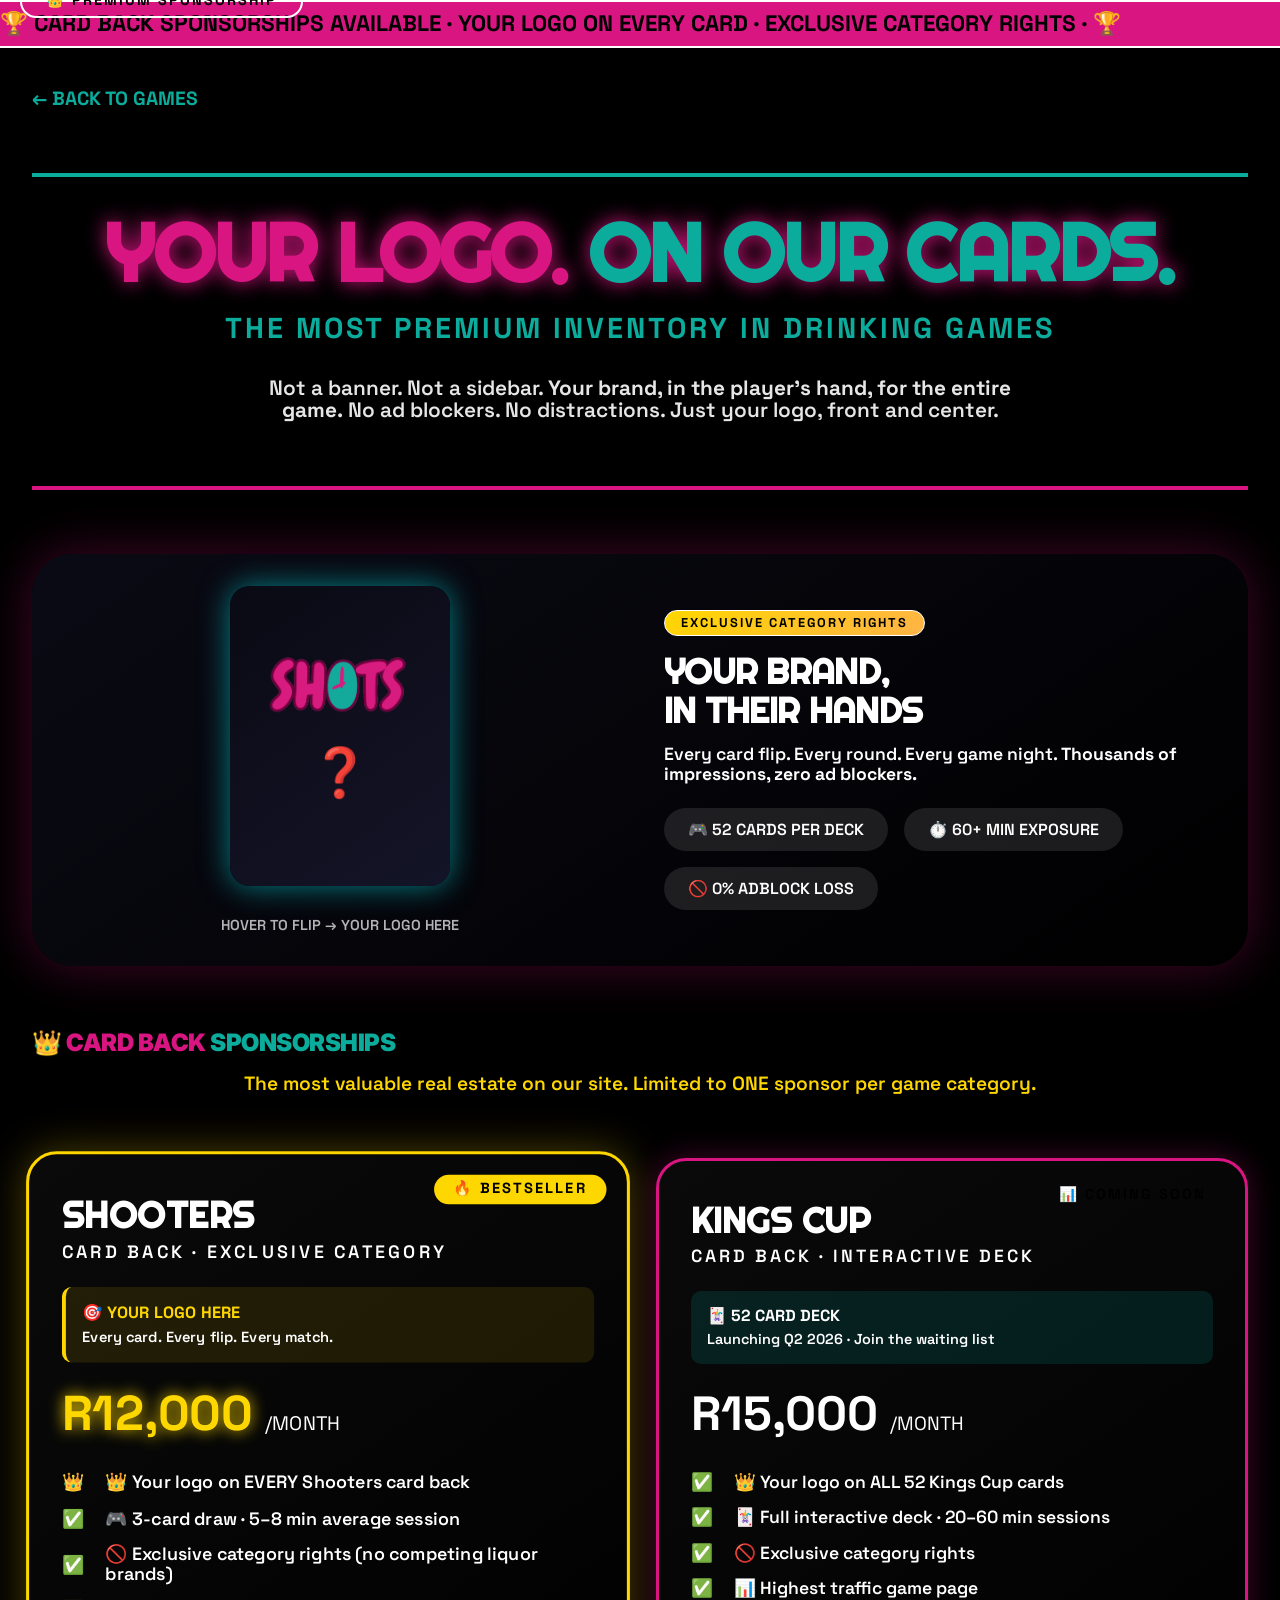
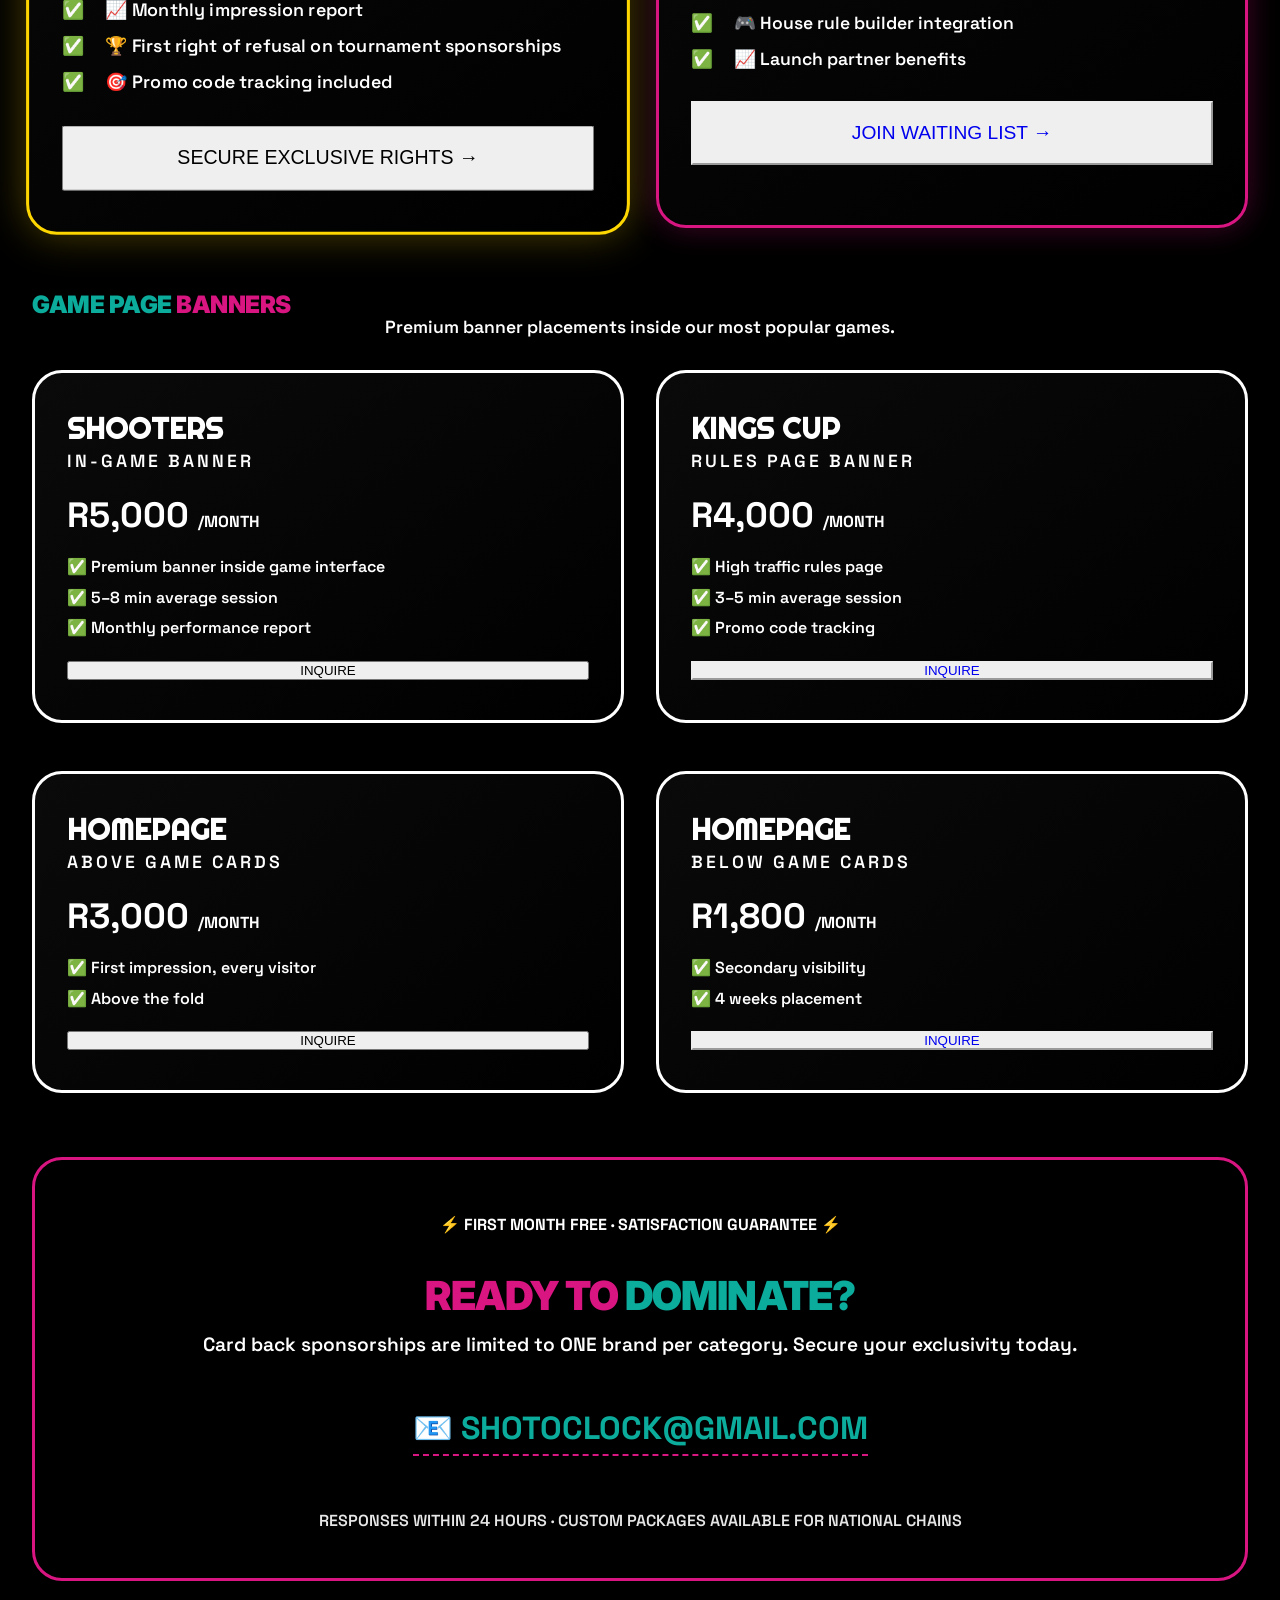
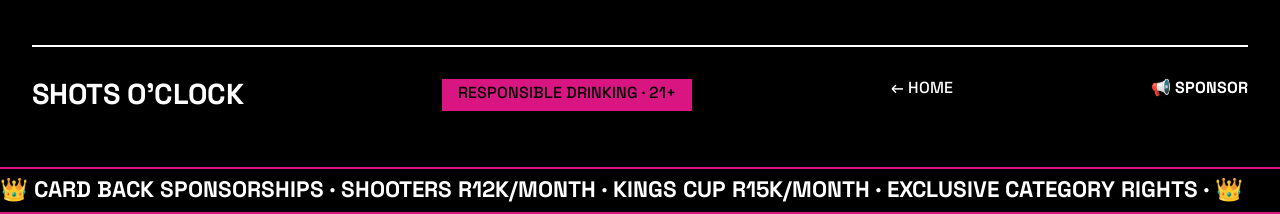
<file: sponsor.html>
<!doctype html>
<html lang="en">
  <head>
    <meta charset="UTF-8" />
    <meta
      name="viewport"
      content="width=device-width, initial-scale=1.0, maximum-scale=1.0, user-scalable=yes"
    />
    <title>Sponsor SHOTS O'CLOCK · Sponsorships</title>
    <!-- Google Fonts -->
    <link
      href="https://fonts.googleapis.com/css2?family=Inter:wght@700;800;900&family=Space+Grotesk:wght@500;600;700&family=Righteous&display=swap"
      rel="stylesheet"
    />
    <!-- Link to your existing styles.css -->
    <link rel="stylesheet" href="styles.css" />
    <style>
      /* ---------- SPONSOR PAGE SPECIFIC STYLES ---------- */
      .sponsor-hero {
        text-align: center;
        margin: 4rem 0 2rem;
        padding: 2rem;
        border-bottom: 4px solid var(--neon-pink, #d91582);
        border-top: 4px solid var(--neon-blue, #0cac9d);
      }

      .sponsor-hero h1 {
        font-family: "Righteous", "Inter", sans-serif;
        font-size: clamp(3rem, 10vw, 5rem);
        margin-bottom: 1rem;
        text-shadow: 0 0 20px var(--neon-pink, #d91582);
      }

      .sponsor-tagline {
        font-size: 1.8rem;
        color: var(--neon-blue, #0cac9d);
        font-weight: 700;
        text-transform: uppercase;
        letter-spacing: 3px;
      }

      .badge-premium {
        background: linear-gradient(145deg, #ffd700, #ffb347);
        color: black;
        padding: 0.3rem 1rem;
        border-radius: 50px;
        font-weight: 900;
        font-size: 0.8rem;
        letter-spacing: 2px;
        display: inline-block;
        border: 1px solid white;
      }

      /* ---------- CARD BACK SPONSORSHIP HIGHLIGHT ---------- */
      .card-back-showcase {
        display: grid;
        grid-template-columns: 1fr 1fr;
        gap: 3rem;
        margin: 4rem 0;
        padding: 2rem;
        background: linear-gradient(145deg, #0a0a14, #000);
        border: 3px solid var(--neon-pink);
        border-radius: 40px;
        box-shadow: 0 0 50px rgba(217, 21, 130, 0.3);
      }

      .card-mockup {
        display: flex;
        flex-direction: column;
        align-items: center;
        justify-content: center;
      }

      .card-sample {
        width: 220px;
        height: 300px;
        perspective: 2000px;
      }

      .card-sample-inner {
        position: relative;
        width: 100%;
        height: 100%;
        transition: transform 0.8s;
        transform-style: preserve-3d;
        box-shadow: 0 0 30px rgba(0, 247, 255, 0.5);
        border-radius: 20px;
      }

      .card-sample:hover .card-sample-inner {
        transform: rotateY(180deg);
      }

      .card-sample-front,
      .card-sample-back {
        position: absolute;
        width: 100%;
        height: 100%;
        backface-visibility: hidden;
        border-radius: 20px;
        display: flex;
        flex-direction: column;
        justify-content: center;
        align-items: center;
        padding: 20px;
        box-sizing: border-box;
      }

      .card-sample-front {
        background: linear-gradient(145deg, #0a0a14, #141428);
        border: 3px solid var(--neon-blue);
        color: white;
      }

      .card-sample-back {
        background: linear-gradient(145deg, #1a0a1a, #1a0a14);
        border: 3px solid var(--neon-pink);
        transform: rotateY(180deg);
        color: white;
      }

      .sample-logo {
        font-family: "Righteous", sans-serif;
        font-size: 1.8rem;
        margin-bottom: 1rem;
        color: white;
        text-shadow: 0 0 10px var(--neon-blue);
      }

      .sample-sponsor {
        font-family: "Righteous", sans-serif;
        font-size: 1.6rem;
        margin-bottom: 0.5rem;
        color: var(--neon-pink);
        text-shadow: 0 0 15px var(--neon-pink);
      }

      .card-back-tag {
        position: absolute;
        top: -15px;
        left: 20px;
        background: var(--neon-green);
        color: black;
        padding: 0.4rem 1.5rem;
        border-radius: 50px;
        font-weight: 900;
        font-size: 0.9rem;
        letter-spacing: 2px;
        z-index: 10;
        border: 2px solid white;
      }

      .inventory-grid {
        display: grid;
        grid-template-columns: repeat(2, 1fr);
        gap: 2rem;
        margin: 4rem 0;
      }

      .inventory-card {
        background: linear-gradient(145deg, #0a0a0a, #000);
        border: 3px solid;
        border-radius: 30px;
        padding: 2.5rem 2rem;
        position: relative;
        overflow: hidden;
        transition: all 0.3s ease;
      }

      .inventory-card:hover {
        transform: translateY(-10px);
        box-shadow: 0 0 40px rgba(217, 21, 130, 0.4);
      }

      .inventory-card.premium {
        border-color: var(--neon-pink, #d91582);
        box-shadow: 0 0 30px rgba(217, 21, 130, 0.3);
      }

      .inventory-card.featured {
        border-color: gold;
        box-shadow: 0 0 40px rgba(255, 215, 0, 0.3);
        transform: scale(1.02);
      }

      .inventory-badge {
        position: absolute;
        top: 20px;
        right: 20px;
        background: var(--neon-pink);
        color: black;
        padding: 0.4rem 1.2rem;
        border-radius: 50px;
        font-weight: 900;
        font-size: 0.9rem;
        letter-spacing: 2px;
      }

      .inventory-badge.gold {
        background: gold;
        color: black;
      }

      .inventory-title {
        font-size: 2.2rem;
        font-weight: 900;
        margin-bottom: 0.5rem;
        font-family: "Righteous", sans-serif;
      }

      .inventory-page {
        font-size: 1.1rem;
        color: var(--neon-blue);
        text-transform: uppercase;
        letter-spacing: 3px;
        margin-bottom: 1.5rem;
      }

      .inventory-price {
        font-size: 3rem;
        font-weight: 900;
        color: var(--neon-pink);
        text-shadow: 0 0 15px var(--neon-pink);
        margin: 1.5rem 0 0.5rem;
      }

      .inventory-price.gold {
        color: gold;
        text-shadow: 0 0 15px gold;
      }

      .inventory-price small {
        font-size: 1.2rem;
        color: white;
        text-shadow: none;
        font-weight: 400;
      }

      .inventory-features {
        list-style: none;
        padding: 0;
        margin: 2rem 0;
      }

      .inventory-features li {
        margin: 1rem 0;
        display: flex;
        align-items: center;
        gap: 0.8rem;
        font-size: 1.1rem;
        text-transform: none;
      }

      .inventory-features li::before {
        content: "✅";
        margin-right: 0.5rem;
      }

      .inventory-features li.premium::before {
        content: "👑";
      }

      .exclusive-badge {
        display: inline-block;
        background: rgba(255, 215, 0, 0.2);
        border: 1px solid gold;
        color: gold;
        padding: 0.2rem 1rem;
        border-radius: 50px;
        font-size: 0.8rem;
        font-weight: 800;
        margin-left: 0.5rem;
      }

      .contact-section {
        background: rgba(0, 0, 0, 0.3);
        border: 3px solid var(--neon-pink, #d91582);
        border-radius: 30px;
        padding: 3rem;
        margin: 4rem 0;
        text-align: center;
        backdrop-filter: blur(10px);
      }

      .contact-email {
        font-size: 2rem;
        font-weight: 800;
        color: var(--neon-blue, #0cac9d);
        text-decoration: none;
        border-bottom: 2px dashed var(--neon-pink, #d91582);
        padding-bottom: 0.5rem;
        margin: 1.5rem 0;
        display: inline-block;
      }

      @media (max-width: 900px) {
        .card-back-showcase,
        .inventory-grid {
          grid-template-columns: 1fr;
        }

        .card-sample {
          width: 180px;
          height: 250px;
        }

        .inventory-card.featured {
          transform: scale(1);
        }
      }
    </style>
    <!-- Google tag (gtag.js) -->
    <script
      async
      src="https://www.googletagmanager.com/gtag/js?id=G-31WJRYHQBF"
    ></script>
    <script>
      window.dataLayer = window.dataLayer || [];
      function gtag() {
        dataLayer.push(arguments);
      }
      gtag("js", new Date());

      gtag("config", "G-31WJRYHQBF");
    </script>
    <link rel="manifest" href="/manifest.json" />
  </head>
  <body>
    <!-- MARQUEE TOP -->
    <div class="marquee">
      <span
        >🏆 CARD BACK SPONSORSHIPS AVAILABLE · YOUR LOGO ON EVERY CARD ·
        EXCLUSIVE CATEGORY RIGHTS · 🏆</span
      >
    </div>

    <div class="container">
      <!-- NAVIGATION BACK TO HOME -->
      <div style="margin: 1rem 0">
        <a
          href="index.html"
          style="
            color: var(--neon-blue, #0cac9d);
            text-decoration: none;
            font-size: 1.2rem;
            font-weight: 700;
          "
          >← BACK TO GAMES</a
        >
      </div>

      <!-- HERO SECTION -->
      <div class="sponsor-hero">
        <h1>
          <span class="accent-pink">YOUR LOGO.</span>
          <span class="accent-teal">ON OUR CARDS.</span>
        </h1>
        <div class="sponsor-tagline">
          THE MOST PREMIUM INVENTORY IN DRINKING GAMES
        </div>
        <p
          style="
            font-size: 1.3rem;
            text-transform: none;
            max-width: 800px;
            margin: 2rem auto;
            color: rgba(255, 255, 255, 0.9);
          "
        >
          Not a banner. Not a sidebar.
          <strong
            >Your brand, in the player's hand, for the entire game.</strong
          >
          No ad blockers. No distractions. Just your logo, front and center.
        </p>
      </div>

      <!-- CARD BACK SHOWCASE - INTERACTIVE MOCKUP -->
      <div class="card-back-showcase">
        <div class="card-mockup">
          <span class="card-back-tag">👑 PREMIUM SPONSORSHIP</span>
          <div class="card-sample">
            <div class="card-sample-inner">
              <!-- FRONT: Your Brand -->
              <div class="card-sample-front">
                <img
                  src="/icons/shots-icon-512.png"
                  alt="Shots O'Clock"
                  style="width: 80%; max-width: 150px; margin-bottom: 1rem"
                />

                <div style="font-size: 3rem; margin: 1rem 0">❓</div>
                <div style="font-size: 1.2rem; color: var(--neon-blue)"></div>
              </div>
              <!-- BACK: Sponsor Logo -->
              <div class="card-sample-back">
                <div style="font-size: 2.5rem; margin-bottom: 0.5rem">🍻</div>
                <div class="sample-sponsor">YOUR-LOGO</div>
                <div
                  style="
                    font-size: 1rem;
                    color: var(--neon-blue);
                    margin: 0.5rem 0;
                  "
                >
                  LIQUOR
                </div>
                <div
                  style="
                    font-size: 0.8rem;
                    margin-top: 1rem;
                    color: rgba(255, 255, 255, 0.7);
                  "
                >
                  Official Partner
                </div>
              </div>
            </div>
          </div>
          <p
            style="
              margin-top: 2rem;
              font-size: 0.9rem;
              color: rgba(255, 255, 255, 0.7);
            "
          >
            Hover to flip → Your logo here
          </p>
        </div>
        <div
          style="display: flex; flex-direction: column; justify-content: center"
        >
          <span
            class="badge-premium"
            style="margin-bottom: 1rem; width: fit-content"
            >EXCLUSIVE CATEGORY RIGHTS</span
          >
          <h3
            style="
              font-size: 2.2rem;
              margin-bottom: 1rem;
              font-family: &quot;Righteous&quot;;
            "
          >
            YOUR BRAND,<br />IN THEIR HANDS
          </h3>
          <p
            style="
              font-size: 1.1rem;
              text-transform: none;
              margin-bottom: 1.5rem;
            "
          >
            Every card flip. Every round. Every game night.
            <strong>Thousands of impressions, zero ad blockers.</strong>
          </p>
          <div style="display: flex; gap: 1rem; flex-wrap: wrap">
            <div
              style="
                background: rgba(255, 255, 255, 0.1);
                padding: 0.8rem 1.5rem;
                border-radius: 50px;
              "
            >
              🎮 52 cards per deck
            </div>
            <div
              style="
                background: rgba(255, 255, 255, 0.1);
                padding: 0.8rem 1.5rem;
                border-radius: 50px;
              "
            >
              ⏱️ 60+ min exposure
            </div>
            <div
              style="
                background: rgba(255, 255, 255, 0.1);
                padding: 0.8rem 1.5rem;
                border-radius: 50px;
              "
            >
              🚫 0% adblock loss
            </div>
          </div>
        </div>
      </div>

      <!-- CARD BACK SPONSORSHIP TIERS - PREMIUM INVENTORY -->
      <h2 class="section-title" style="margin-bottom: 1rem">
        <span class="accent-pink">👑 CARD BACK</span>
        <span class="accent-teal">SPONSORSHIPS</span>
      </h2>
      <p
        style="
          text-align: center;
          font-size: 1.2rem;
          text-transform: none;
          margin-bottom: 3rem;
          color: gold;
        "
      >
        The most valuable real estate on our site. Limited to ONE sponsor per
        game category.
      </p>

      <div class="inventory-grid">
        <!-- SHOOTERS - CARD BACK SPONSORSHIP -->
        <div class="inventory-card premium featured">
          <div class="inventory-badge gold">🔥 BESTSELLER</div>
          <div class="inventory-title">SHOOTERS</div>
          <div class="inventory-page">CARD BACK · EXCLUSIVE CATEGORY</div>

          <div
            style="
              background: rgba(255, 215, 0, 0.1);
              border-left: 4px solid gold;
              padding: 1rem;
              margin: 1.5rem 0;
              border-radius: 10px;
            "
          >
            <span style="color: gold; font-weight: 800">🎯 YOUR LOGO HERE</span>
            <p
              style="
                text-transform: none;
                margin-top: 0.5rem;
                font-size: 0.9rem;
              "
            >
              Every card. Every flip. Every match.
            </p>
          </div>

          <div class="inventory-price gold">R12,000 <small>/month</small></div>

          <ul class="inventory-features">
            <li class="premium">👑 Your logo on EVERY Shooters card back</li>
            <li>🎮 3-card draw · 5–8 min average session</li>
            <li>🚫 Exclusive category rights (no competing liquor brands)</li>
            <li>📈 Monthly impression report</li>
            <li>🏆 First right of refusal on tournament sponsorships</li>
            <li>🎯 Promo code tracking included</li>
          </ul>

          <a href="#contact" style="text-decoration: none">
            <button
              class="neon-btn pink"
              style="width: 100%; padding: 1.2rem; font-size: 1.2rem"
            >
              SECURE EXCLUSIVE RIGHTS →
            </button>
          </a>
        </div>

        <!-- KINGS CUP - CARD BACK SPONSORSHIP (COMING SOON) -->
        <div class="inventory-card premium">
          <div class="inventory-badge" style="background: var(--neon-blue)">
            📊 COMING SOON
          </div>
          <div class="inventory-title">KINGS CUP</div>
          <div class="inventory-page">CARD BACK · INTERACTIVE DECK</div>

          <div
            style="
              background: rgba(0, 247, 255, 0.1);
              border-left: 4px solid var(--neon-blue);
              padding: 1rem;
              margin: 1.5rem 0;
              border-radius: 10px;
            "
          >
            <span style="color: var(--neon-blue); font-weight: 800"
              >🃏 52 CARD DECK</span
            >
            <p
              style="
                text-transform: none;
                margin-top: 0.5rem;
                font-size: 0.9rem;
              "
            >
              Launching Q2 2026 · Join the waiting list
            </p>
          </div>

          <div
            class="inventory-price"
            style="
              color: var(--neon-blue);
              text-shadow: 0 0 15px var(--neon-blue);
            "
          >
            R15,000 <small>/month</small>
          </div>

          <ul class="inventory-features">
            <li>👑 Your logo on ALL 52 Kings Cup cards</li>
            <li>🃏 Full interactive deck · 20–60 min sessions</li>
            <li>🚫 Exclusive category rights</li>
            <li>📊 Highest traffic game page</li>
            <li>🎮 House rule builder integration</li>
            <li>📈 Launch partner benefits</li>
          </ul>

          <a href="#contact" style="text-decoration: none">
            <button
              class="neon-btn"
              style="
                width: 100%;
                padding: 1.2rem;
                font-size: 1.2rem;
                border-color: var(--neon-blue);
                color: var(--neon-blue);
              "
            >
              JOIN WAITING LIST →
            </button>
          </a>
        </div>
      </div>

      <!-- GAME PAGE BANNER INVENTORY -->
      <h2 class="section-title" style="margin-top: 2rem">
        <span class="accent-teal">GAME PAGE</span>
        <span class="accent-pink">BANNERS</span>
      </h2>
      <p
        style="
          text-align: center;
          font-size: 1.1rem;
          text-transform: none;
          margin-bottom: 2rem;
        "
      >
        Premium banner placements inside our most popular games.
      </p>

      <div
        style="
          display: grid;
          grid-template-columns: repeat(2, 1fr);
          gap: 2rem;
          margin-bottom: 3rem;
        "
      >
        <!-- SHOOTERS BANNER -->
        <div class="inventory-card" style="border-color: var(--neon-pink)">
          <div class="inventory-title" style="font-size: 1.8rem">SHOOTERS</div>
          <div class="inventory-page">IN-GAME BANNER</div>
          <div
            style="
              font-size: 2.2rem;
              font-weight: 900;
              color: var(--neon-pink);
              margin: 1rem 0;
            "
          >
            R5,000 <small style="font-size: 1rem">/month</small>
          </div>
          <ul
            style="
              list-style: none;
              padding: 0;
              margin: 1.5rem 0;
              text-transform: none;
            "
          >
            <li style="margin: 0.8rem 0">
              ✅ Premium banner inside game interface
            </li>
            <li style="margin: 0.8rem 0">✅ 5–8 min average session</li>
            <li style="margin: 0.8rem 0">✅ Monthly performance report</li>
          </ul>
          <a href="#contact" style="text-decoration: none">
            <button class="neon-btn pink" style="width: 100%">INQUIRE</button>
          </a>
        </div>

        <!-- KINGS CUP BANNER -->
        <div class="inventory-card" style="border-color: var(--neon-blue)">
          <div class="inventory-title" style="font-size: 1.8rem">KINGS CUP</div>
          <div class="inventory-page">RULES PAGE BANNER</div>
          <div
            style="
              font-size: 2.2rem;
              font-weight: 900;
              color: var(--neon-blue);
              margin: 1rem 0;
            "
          >
            R4,000 <small style="font-size: 1rem">/month</small>
          </div>
          <ul
            style="
              list-style: none;
              padding: 0;
              margin: 1.5rem 0;
              text-transform: none;
            "
          >
            <li style="margin: 0.8rem 0">✅ High traffic rules page</li>
            <li style="margin: 0.8rem 0">✅ 3–5 min average session</li>
            <li style="margin: 0.8rem 0">✅ Promo code tracking</li>
          </ul>
          <a href="#contact" style="text-decoration: none">
            <button
              class="neon-btn"
              style="
                width: 100%;
                border-color: var(--neon-blue);
                color: var(--neon-blue);
              "
            >
              INQUIRE
            </button>
          </a>
        </div>
      </div>

      <!-- HOMEPAGE BANNERS -->
      <div
        style="
          display: grid;
          grid-template-columns: repeat(2, 1fr);
          gap: 2rem;
          margin-bottom: 4rem;
        "
      >
        <div class="inventory-card" style="border-color: var(--neon-pink)">
          <div class="inventory-title" style="font-size: 1.8rem">HOMEPAGE</div>
          <div class="inventory-page">ABOVE GAME CARDS</div>
          <div
            style="
              font-size: 2.2rem;
              font-weight: 900;
              color: var(--neon-pink);
              margin: 1rem 0;
            "
          >
            R3,000 <small style="font-size: 1rem">/month</small>
          </div>
          <ul
            style="
              list-style: none;
              padding: 0;
              margin: 1.5rem 0;
              text-transform: none;
            "
          >
            <li style="margin: 0.8rem 0">✅ First impression, every visitor</li>
            <li style="margin: 0.8rem 0">✅ Above the fold</li>
          </ul>
          <a href="#contact" style="text-decoration: none">
            <button class="neon-btn pink" style="width: 100%">INQUIRE</button>
          </a>
        </div>

        <div class="inventory-card" style="border-color: var(--neon-blue)">
          <div class="inventory-title" style="font-size: 1.8rem">HOMEPAGE</div>
          <div class="inventory-page">BELOW GAME CARDS</div>
          <div
            style="
              font-size: 2.2rem;
              font-weight: 900;
              color: var(--neon-blue);
              margin: 1rem 0;
            "
          >
            R1,800 <small style="font-size: 1rem">/month</small>
          </div>
          <ul
            style="
              list-style: none;
              padding: 0;
              margin: 1.5rem 0;
              text-transform: none;
            "
          >
            <li style="margin: 0.8rem 0">✅ Secondary visibility</li>
            <li style="margin: 0.8rem 0">✅ 4 weeks placement</li>
          </ul>
          <a href="#contact" style="text-decoration: none">
            <button
              class="neon-btn"
              style="
                width: 100%;
                border-color: var(--neon-blue);
                color: var(--neon-blue);
              "
            >
              INQUIRE
            </button>
          </a>
        </div>
      </div>

      <!-- GUARANTEE + CONTACT -->
      <div id="contact" class="contact-section">
        <div
          style="
            display: inline-block;
            border: 2px solid var(--neon-green);
            border-radius: 50px;
            padding: 0.5rem 2rem;
            margin-bottom: 2rem;
          "
        >
          <span style="color: var(--neon-green); font-weight: 800"
            >⚡ FIRST MONTH FREE · SATISFACTION GUARANTEE ⚡</span
          >
        </div>

        <h2 style="font-size: 2.5rem; margin-bottom: 1rem">
          <span class="accent-pink">READY TO</span>
          <span class="accent-teal">DOMINATE?</span>
        </h2>
        <p style="font-size: 1.2rem; text-transform: none; margin-bottom: 2rem">
          Card back sponsorships are limited to ONE brand per category. Secure
          your exclusivity today.
        </p>

        <a href="mailto:shotoclock@gmail.com" class="contact-email">
          📧 shotoclock@gmail.com
        </a>

        <p style="margin-top: 2rem; font-size: 1rem; opacity: 0.9">
          Responses within 24 hours · Custom packages available for national
          chains
        </p>
      </div>

      <!-- FOOTER -->
      <div class="footer">
        <span class="footer-logo">SHOTS O'CLOCK</span>
        <span class="footer-responsibility">RESPONSIBLE DRINKING · 21+</span>
        <a
          href="index.html"
          style="color: white; text-decoration: none; font-weight: 500"
          >← HOME</a
        >
        <a
          href="sponsor.html"
          style="
            color: var(--neon-pink);
            text-decoration: none;
            font-weight: 700;
          "
          >📢 SPONSOR</a
        >
      </div>
    </div>

    <!-- BOTTOM MARQUEE -->
    <div class="marquee marquee-bottom">
      <span
        >👑 CARD BACK SPONSORSHIPS · SHOOTERS R12K/MONTH · KINGS CUP R15K/MONTH
        · EXCLUSIVE CATEGORY RIGHTS · 👑</span
      >
    </div>
    <script>
      if ("serviceWorker" in navigator) {
        window.addEventListener("load", () => {
          navigator.serviceWorker
            .register("/sw.js")
            .then((registration) => {
              console.log("ServiceWorker registered: ", registration);
            })
            .catch((error) => {
              console.log("ServiceWorker registration failed: ", error);
            });
        });
      }
    </script>
  </body>
</html>
</file>
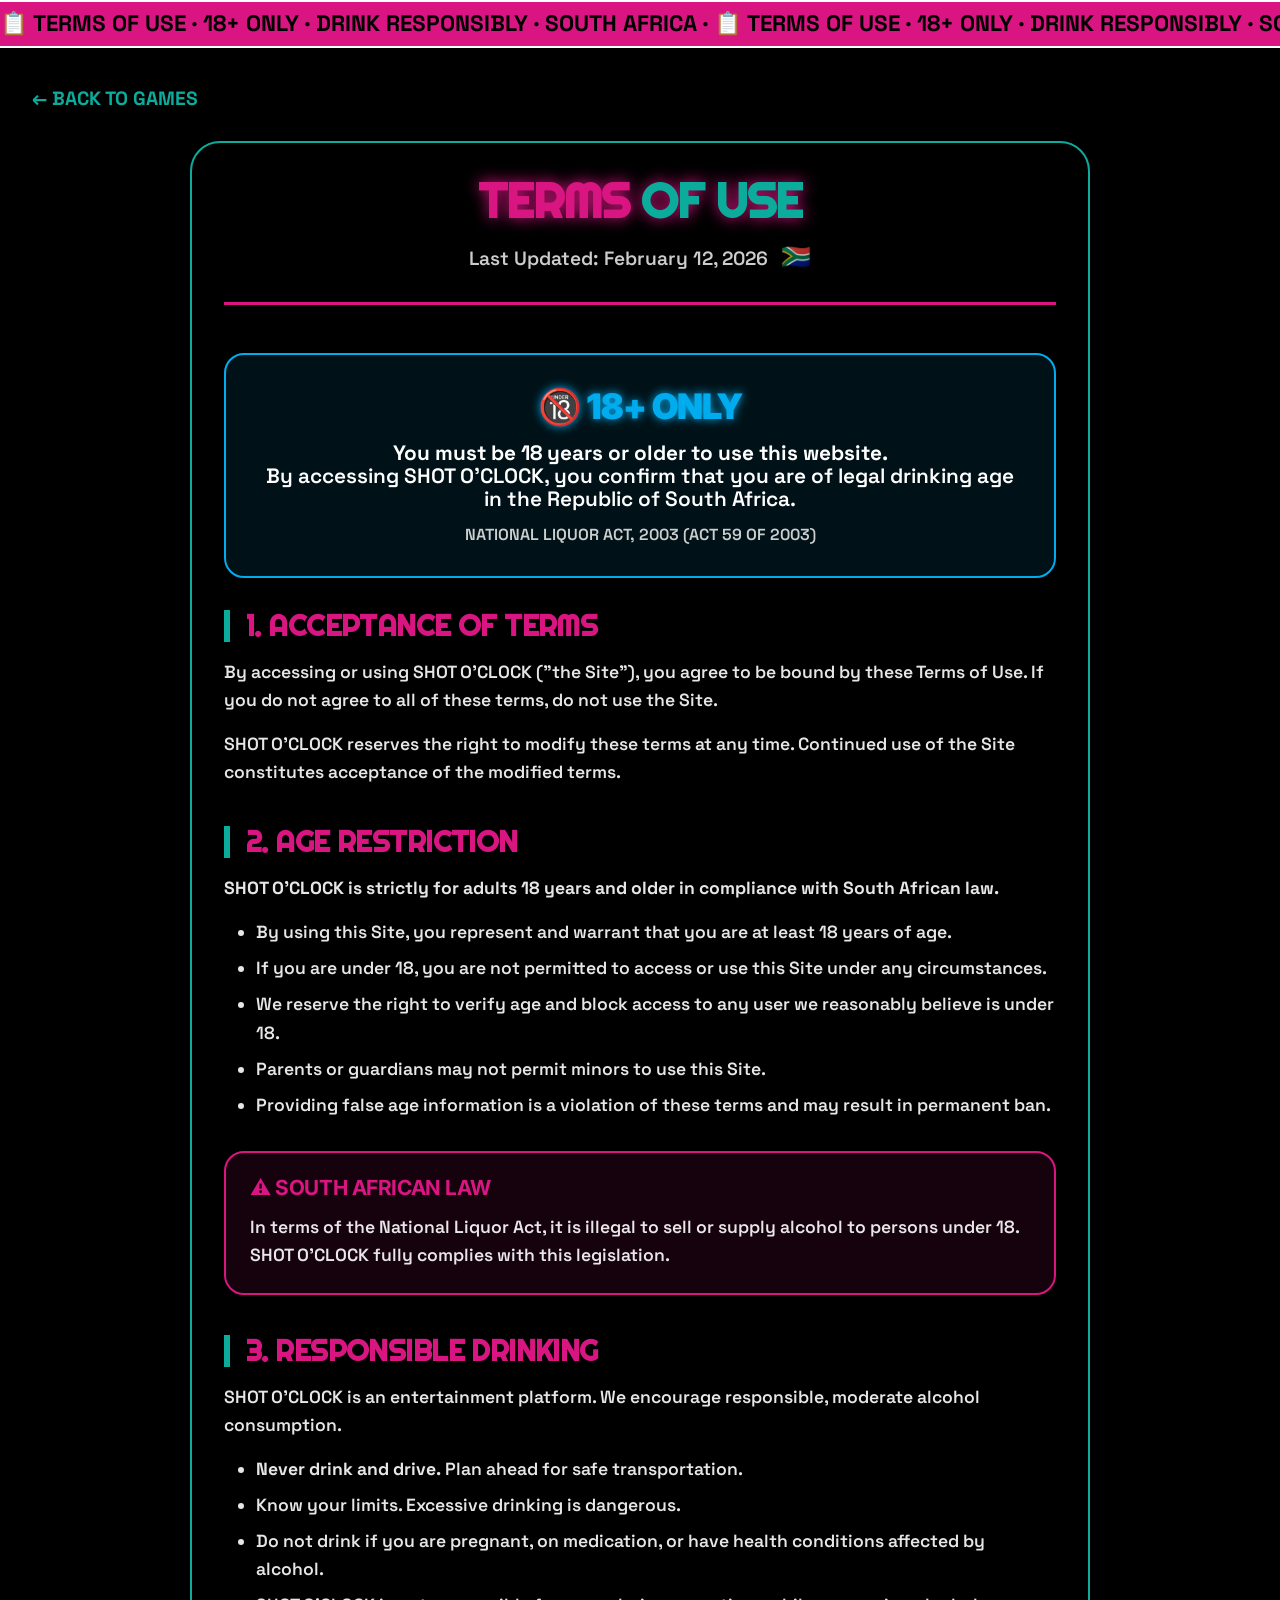
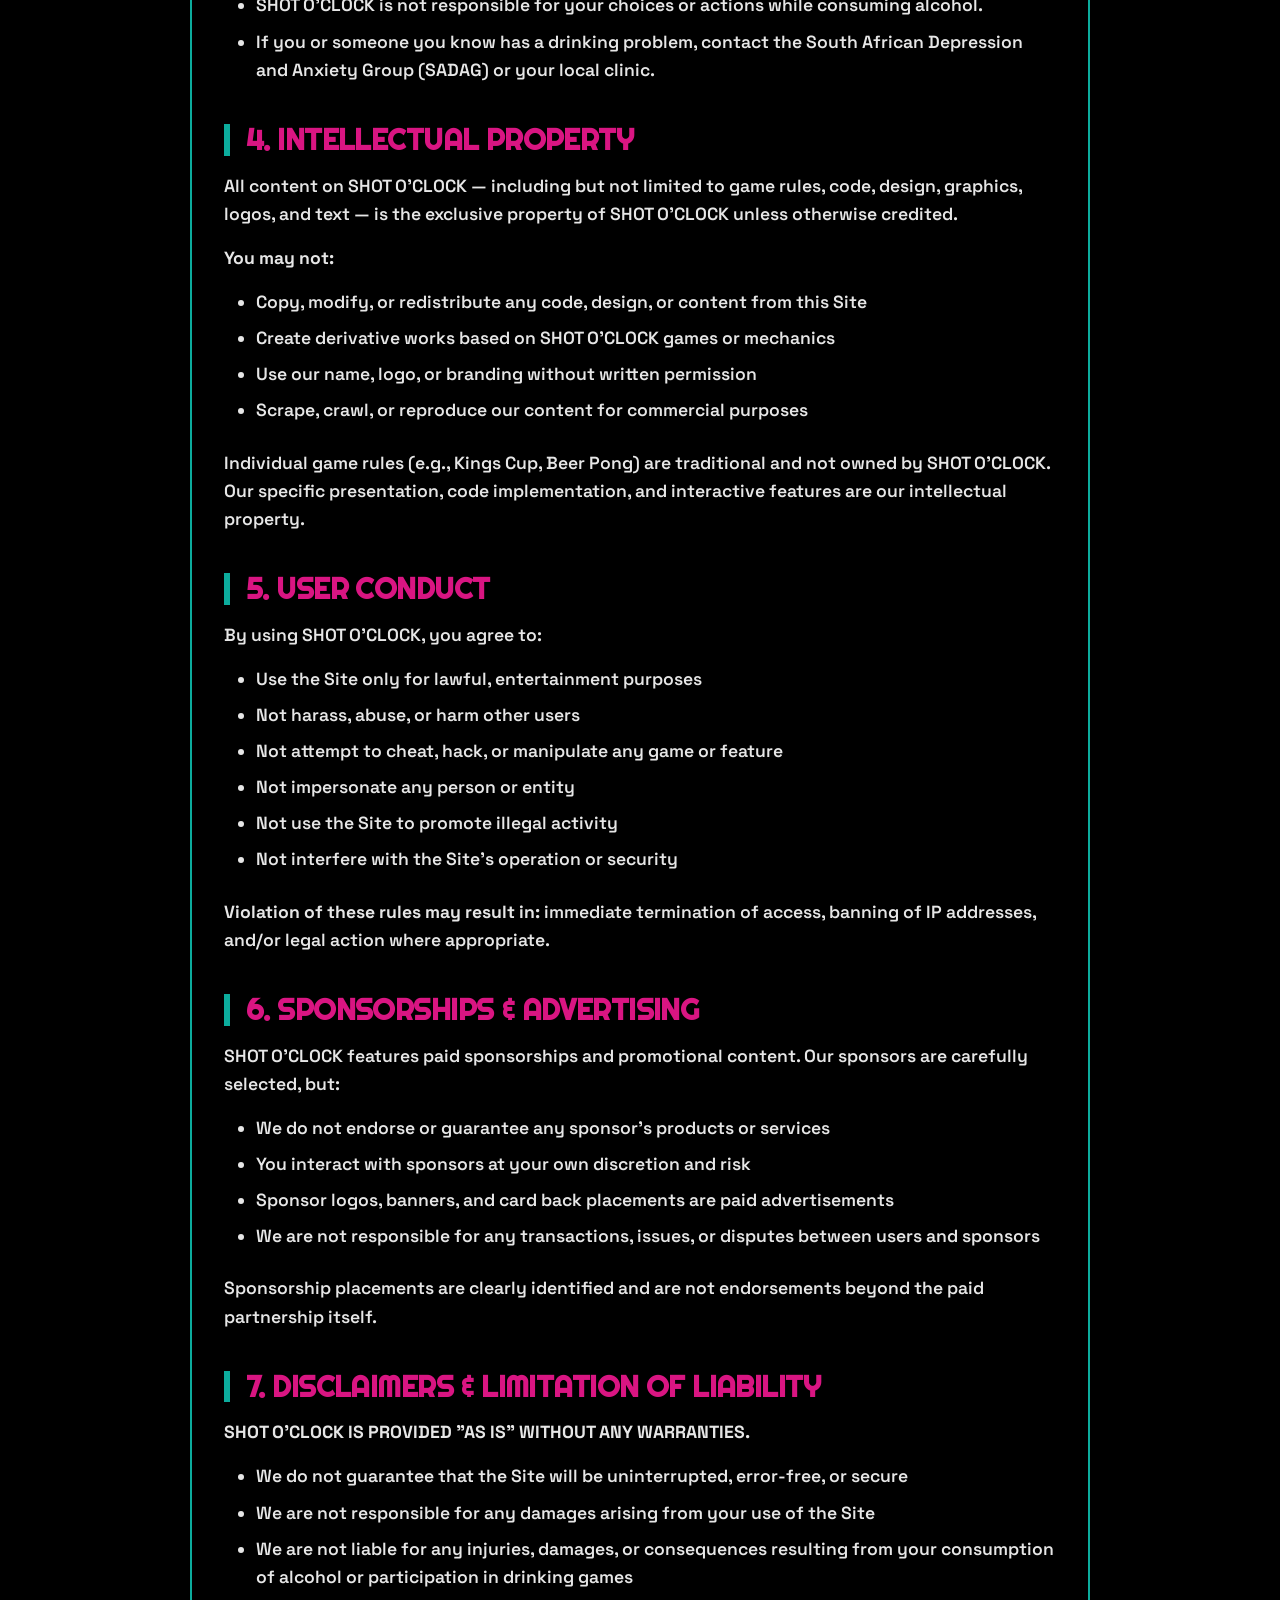
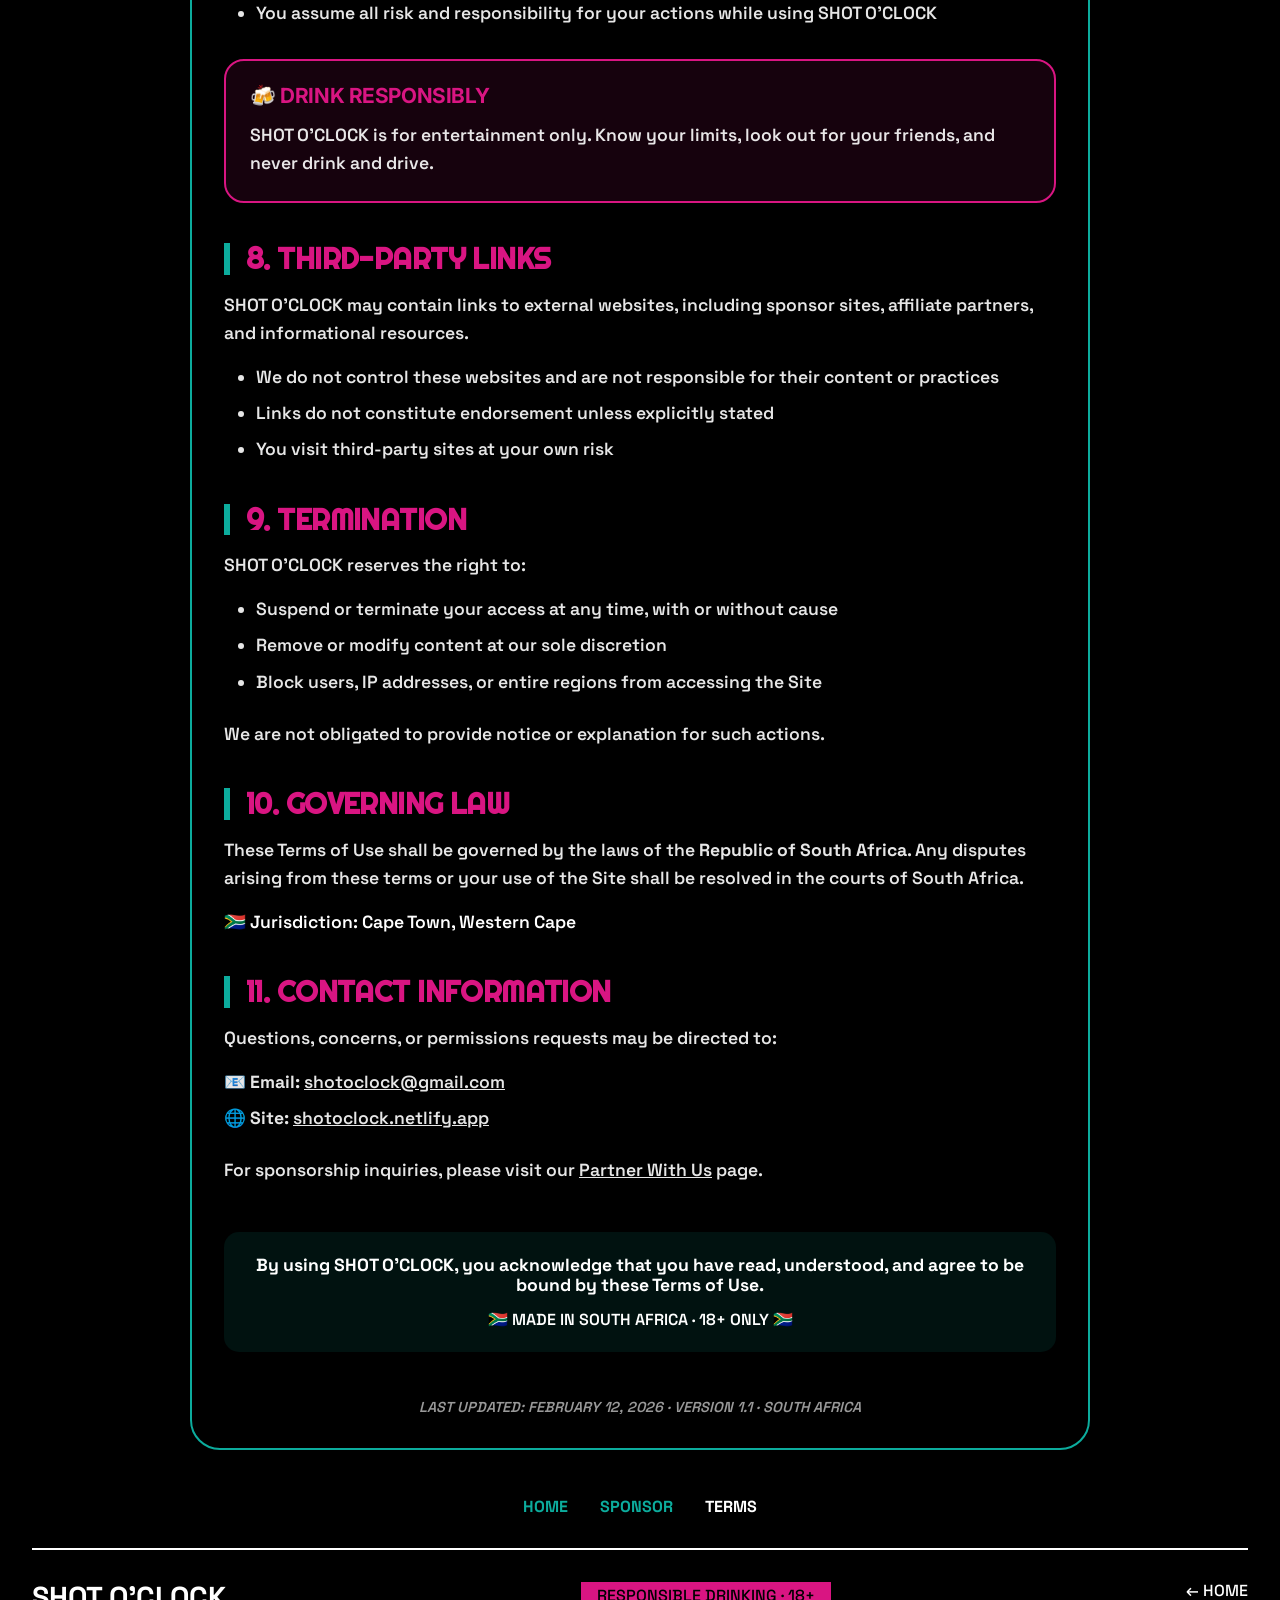
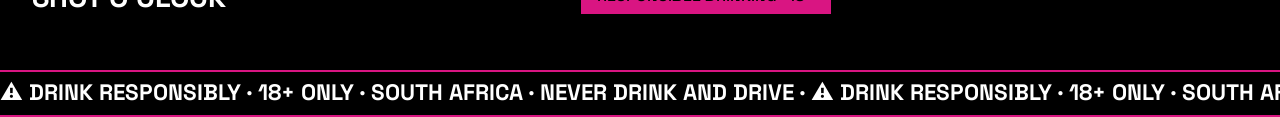
<file: terms.html>
<!doctype html>
<html lang="en">
  <head>
    <meta charset="UTF-8" />
    <meta
      name="viewport"
      content="width=device-width, initial-scale=1.0, maximum-scale=1.0, user-scalable=yes"
    />
    <title>Terms of Use · SHOT O'CLOCK · South Africa</title>
    <!-- Google Fonts -->
    <link
      href="https://fonts.googleapis.com/css2?family=Inter:wght@700;800;900&family=Space+Grotesk:wght@500;600;700&family=Righteous&display=swap"
      rel="stylesheet"
    />
    <!-- Link to your existing styles.css -->
    <link rel="stylesheet" href="styles.css" />
    <style>
      /* ---------- TERMS PAGE SPECIFIC STYLES ---------- */
      .terms-container {
        max-width: 900px;
        margin: 2rem auto;
        padding: 2rem;
        background: rgba(0, 0, 0, 0.3);
        border: 2px solid var(--neon-blue, #0cac9d);
        border-radius: 30px;
        backdrop-filter: blur(10px);
      }

      .terms-header {
        text-align: center;
        margin-bottom: 3rem;
        padding-bottom: 2rem;
        border-bottom: 3px solid var(--neon-pink, #d91582);
      }

      .terms-header h1 {
        font-family: "Righteous", sans-serif;
        font-size: 3rem;
        margin-bottom: 1rem;
        text-shadow: 0 0 15px var(--neon-pink, #d91582);
      }

      .terms-section {
        margin-bottom: 2.5rem;
      }

      .terms-section h2 {
        font-size: 1.8rem;
        color: var(--neon-pink, #d91582);
        margin-bottom: 1rem;
        font-family: "Righteous", sans-serif;
        border-left: 6px solid var(--neon-blue, #0cac9d);
        padding-left: 1rem;
      }

      .terms-section h3 {
        font-size: 1.3rem;
        color: var(--neon-blue, #0cac9d);
        margin: 1.5rem 0 0.8rem;
        font-weight: 700;
      }

      .terms-section p,
      .terms-section li {
        font-size: 1.1rem;
        line-height: 1.6;
        text-transform: none;
        color: rgba(255, 255, 255, 0.9);
        margin-bottom: 1rem;
      }

      .terms-section ul,
      .terms-section ol {
        margin-left: 2rem;
        margin-bottom: 1.5rem;
      }

      .terms-section li {
        margin-bottom: 0.5rem;
      }

      .highlight-box {
        background: rgba(217, 21, 130, 0.1);
        border: 2px solid var(--neon-pink, #d91582);
        border-radius: 20px;
        padding: 1.5rem;
        margin: 2rem 0;
      }

      .highlight-box h3 {
        color: var(--neon-pink, #d91582);
        margin-top: 0;
      }

      .age-warning {
        background: rgba(0, 172, 237, 0.1);
        border: 2px solid #00acee;
        border-radius: 20px;
        padding: 2rem;
        margin: 2rem 0;
        text-align: center;
      }

      .age-warning h2 {
        color: #00acee;
        font-size: 2.2rem;
        border: none;
        margin-bottom: 1rem;
        text-shadow: 0 0 10px #00acee;
      }

      .flag-sa {
        display: inline-block;
        margin-left: 0.5rem;
        font-size: 1.5rem;
      }

      .footer-links {
        display: flex;
        justify-content: center;
        gap: 2rem;
        margin-top: 3rem;
        flex-wrap: wrap;
      }

      .footer-links a {
        color: var(--neon-blue, #0cac9d);
        text-decoration: none;
        font-weight: 700;
      }

      .footer-links a:hover {
        color: var(--neon-pink, #d91582);
        text-decoration: underline;
      }

      .last-updated {
        text-align: center;
        margin-top: 3rem;
        color: rgba(255, 255, 255, 0.6);
        font-size: 0.9rem;
        font-style: italic;
      }

      @media (max-width: 768px) {
        .terms-container {
          padding: 1.5rem;
        }

        .terms-header h1 {
          font-size: 2.2rem;
        }

        .terms-section h2 {
          font-size: 1.5rem;
        }
      }
    </style>
    <!-- Google tag (gtag.js) -->
    <script
      async
      src="https://www.googletagmanager.com/gtag/js?id=G-31WJRYHQBF"
    ></script>
    <script>
      window.dataLayer = window.dataLayer || [];
      function gtag() {
        dataLayer.push(arguments);
      }
      gtag("js", new Date());

      gtag("config", "G-31WJRYHQBF");
    </script>
    <link rel="manifest" href="/manifest.json" />
  </head>
  <body>
    <!-- MARQUEE TOP -->
    <div class="marquee">
      <span
        >📋 TERMS OF USE · 18+ ONLY · DRINK RESPONSIBLY · SOUTH AFRICA · 📋
        TERMS OF USE · 18+ ONLY · DRINK RESPONSIBLY · SOUTH AFRICA ·</span
      >
    </div>

    <div class="container">
      <!-- NAVIGATION BACK TO HOME -->
      <div style="margin: 1rem 0">
        <a
          href="index.html"
          style="
            color: var(--neon-blue, #0cac9d);
            text-decoration: none;
            font-size: 1.2rem;
            font-weight: 700;
          "
          >← BACK TO GAMES</a
        >
      </div>

      <!-- TERMS OF USE CONTENT -->
      <div class="terms-container">
        <div class="terms-header">
          <h1>
            <span class="accent-pink">TERMS</span>
            <span class="accent-teal">OF USE</span>
          </h1>
          <p
            style="
              font-size: 1.2rem;
              text-transform: none;
              color: rgba(255, 255, 255, 0.8);
            "
          >
            Last Updated: February 12, 2026
            <span class="flag-sa">🇿🇦</span>
          </p>
        </div>

        <!-- AGE GATE EMPHASIS - UPDATED TO 18+ SA LAW -->
        <div class="age-warning">
          <h2>🔞 18+ ONLY</h2>
          <p style="font-size: 1.3rem; text-transform: none; margin-bottom: 0">
            <strong>You must be 18 years or older to use this website.</strong
            ><br />
            By accessing SHOT O'CLOCK, you confirm that you are of legal
            drinking age in the Republic of South Africa.
          </p>
          <p
            style="
              margin-top: 1rem;
              color: rgba(255, 255, 255, 0.8);
              font-size: 1rem;
            "
          >
            National Liquor Act, 2003 (Act 59 of 2003)
          </p>
        </div>

        <!-- SECTION 1: ACCEPTANCE -->
        <div class="terms-section">
          <h2>1. Acceptance of Terms</h2>
          <p>
            By accessing or using SHOT O'CLOCK ("the Site"), you agree to be
            bound by these Terms of Use. If you do not agree to all of these
            terms, do not use the Site.
          </p>
          <p>
            SHOT O'CLOCK reserves the right to modify these terms at any time.
            Continued use of the Site constitutes acceptance of the modified
            terms.
          </p>
        </div>

        <!-- SECTION 2: AGE RESTRICTION - UPDATED TO 18+ -->
        <div class="terms-section">
          <h2>2. Age Restriction</h2>
          <p>
            <strong
              >SHOT O'CLOCK is strictly for adults 18 years and older in
              compliance with South African law.</strong
            >
          </p>
          <ul>
            <li>
              By using this Site, you represent and warrant that you are at
              least 18 years of age.
            </li>
            <li>
              If you are under 18, you are not permitted to access or use this
              Site under any circumstances.
            </li>
            <li>
              We reserve the right to verify age and block access to any user we
              reasonably believe is under 18.
            </li>
            <li>
              Parents or guardians may not permit minors to use this Site.
            </li>
            <li>
              Providing false age information is a violation of these terms and
              may result in permanent ban.
            </li>
          </ul>
          <div class="highlight-box">
            <h3>⚠️ SOUTH AFRICAN LAW</h3>
            <p style="margin-bottom: 0">
              In terms of the National Liquor Act, it is illegal to sell or
              supply alcohol to persons under 18. SHOT O'CLOCK fully complies
              with this legislation.
            </p>
          </div>
        </div>

        <!-- SECTION 3: RESPONSIBLE DRINKING -->
        <div class="terms-section">
          <h2>3. Responsible Drinking</h2>
          <p>
            SHOT O'CLOCK is an entertainment platform. We encourage responsible,
            moderate alcohol consumption.
          </p>
          <ul>
            <li>
              <strong>Never drink and drive.</strong> Plan ahead for safe
              transportation.
            </li>
            <li>Know your limits. Excessive drinking is dangerous.</li>
            <li>
              Do not drink if you are pregnant, on medication, or have health
              conditions affected by alcohol.
            </li>
            <li>
              SHOT O'CLOCK is not responsible for your choices or actions while
              consuming alcohol.
            </li>
            <li>
              If you or someone you know has a drinking problem, contact the
              South African Depression and Anxiety Group (SADAG) or your local
              clinic.
            </li>
          </ul>
        </div>

        <!-- SECTION 4: INTELLECTUAL PROPERTY -->
        <div class="terms-section">
          <h2>4. Intellectual Property</h2>
          <p>
            All content on SHOT O'CLOCK — including but not limited to game
            rules, code, design, graphics, logos, and text — is the exclusive
            property of SHOT O'CLOCK unless otherwise credited.
          </p>
          <p><strong>You may not:</strong></p>
          <ul>
            <li>
              Copy, modify, or redistribute any code, design, or content from
              this Site
            </li>
            <li>
              Create derivative works based on SHOT O'CLOCK games or mechanics
            </li>
            <li>Use our name, logo, or branding without written permission</li>
            <li>
              Scrape, crawl, or reproduce our content for commercial purposes
            </li>
          </ul>
          <p>
            Individual game rules (e.g., Kings Cup, Beer Pong) are traditional
            and not owned by SHOT O'CLOCK. Our specific presentation, code
            implementation, and interactive features are our intellectual
            property.
          </p>
        </div>

        <!-- SECTION 5: USER CONDUCT -->
        <div class="terms-section">
          <h2>5. User Conduct</h2>
          <p>By using SHOT O'CLOCK, you agree to:</p>
          <ul>
            <li>Use the Site only for lawful, entertainment purposes</li>
            <li>Not harass, abuse, or harm other users</li>
            <li>
              Not attempt to cheat, hack, or manipulate any game or feature
            </li>
            <li>Not impersonate any person or entity</li>
            <li>Not use the Site to promote illegal activity</li>
            <li>Not interfere with the Site's operation or security</li>
          </ul>
          <p>
            <strong>Violation of these rules may result in:</strong> immediate
            termination of access, banning of IP addresses, and/or legal action
            where appropriate.
          </p>
        </div>

        <!-- SECTION 6: SPONSORSHIP & ADVERTISING -->
        <div class="terms-section">
          <h2>6. Sponsorships & Advertising</h2>
          <p>
            SHOT O'CLOCK features paid sponsorships and promotional content. Our
            sponsors are carefully selected, but:
          </p>
          <ul>
            <li>
              We do not endorse or guarantee any sponsor's products or services
            </li>
            <li>You interact with sponsors at your own discretion and risk</li>
            <li>
              Sponsor logos, banners, and card back placements are paid
              advertisements
            </li>
            <li>
              We are not responsible for any transactions, issues, or disputes
              between users and sponsors
            </li>
          </ul>
          <p>
            Sponsorship placements are clearly identified and are not
            endorsements beyond the paid partnership itself.
          </p>
        </div>

        <!-- SECTION 7: DISCLAIMERS & LIMITATION OF LIABILITY -->
        <div class="terms-section">
          <h2>7. Disclaimers & Limitation of Liability</h2>
          <p>
            <strong
              >SHOT O'CLOCK IS PROVIDED "AS IS" WITHOUT ANY WARRANTIES.</strong
            >
          </p>
          <ul>
            <li>
              We do not guarantee that the Site will be uninterrupted,
              error-free, or secure
            </li>
            <li>
              We are not responsible for any damages arising from your use of
              the Site
            </li>
            <li>
              We are not liable for any injuries, damages, or consequences
              resulting from your consumption of alcohol or participation in
              drinking games
            </li>
            <li>
              You assume all risk and responsibility for your actions while
              using SHOT O'CLOCK
            </li>
          </ul>
          <div class="highlight-box">
            <h3>🍻 DRINK RESPONSIBLY</h3>
            <p style="margin-bottom: 0">
              SHOT O'CLOCK is for entertainment only. Know your limits, look out
              for your friends, and never drink and drive.
            </p>
          </div>
        </div>

        <!-- SECTION 8: THIRD-PARTY LINKS -->
        <div class="terms-section">
          <h2>8. Third-Party Links</h2>
          <p>
            SHOT O'CLOCK may contain links to external websites, including
            sponsor sites, affiliate partners, and informational resources.
          </p>
          <ul>
            <li>
              We do not control these websites and are not responsible for their
              content or practices
            </li>
            <li>
              Links do not constitute endorsement unless explicitly stated
            </li>
            <li>You visit third-party sites at your own risk</li>
          </ul>
        </div>

        <!-- SECTION 9: TERMINATION -->
        <div class="terms-section">
          <h2>9. Termination</h2>
          <p>SHOT O'CLOCK reserves the right to:</p>
          <ul>
            <li>
              Suspend or terminate your access at any time, with or without
              cause
            </li>
            <li>Remove or modify content at our sole discretion</li>
            <li>
              Block users, IP addresses, or entire regions from accessing the
              Site
            </li>
          </ul>
          <p>
            We are not obligated to provide notice or explanation for such
            actions.
          </p>
        </div>

        <!-- SECTION 10: GOVERNING LAW - UPDATED TO SA -->
        <div class="terms-section">
          <h2>10. Governing Law</h2>
          <p>
            These Terms of Use shall be governed by the laws of the
            <strong>Republic of South Africa</strong>. Any disputes arising from
            these terms or your use of the Site shall be resolved in the courts
            of South Africa.
          </p>
          <p style="margin-top: 0.5rem; color: var(--neon-blue)">
            🇿🇦 Jurisdiction: Cape Town, Western Cape
          </p>
        </div>

        <!-- SECTION 11: CONTACT -->
        <div class="terms-section">
          <h2>11. Contact Information</h2>
          <p>
            Questions, concerns, or permissions requests may be directed to:
          </p>
          <ul style="list-style: none; margin-left: 0">
            <li>
              📧 <strong>Email:</strong>
              <a
                href="mailto:shotoclock@gmail.com"
                style="color: var(--neon-blue)"
                >shotoclock@gmail.com</a
              >
            </li>
            <li>
              🌐 <strong>Site:</strong>
              <a href="index.html" style="color: var(--neon-blue)"
                >shotoclock.netlify.app</a
              >
            </li>
          </ul>
          <p style="margin-top: 1rem">
            For sponsorship inquiries, please visit our
            <a href="sponsor.html" style="color: var(--neon-pink)"
              >Partner With Us</a
            >
            page.
          </p>
        </div>

        <!-- SUMMARY STATEMENT -->
        <div
          style="
            margin-top: 3rem;
            padding: 1.5rem;
            background: rgba(12, 172, 157, 0.1);
            border-radius: 15px;
            text-align: center;
          "
        >
          <p style="font-size: 1.1rem; text-transform: none; margin-bottom: 0">
            <strong
              >By using SHOT O'CLOCK, you acknowledge that you have read,
              understood, and agree to be bound by these Terms of Use.</strong
            >
          </p>
          <p style="margin-top: 1rem; font-size: 1rem; color: var(--neon-pink)">
            🇿🇦 Made in South Africa · 18+ Only 🇿🇦
          </p>
        </div>

        <div class="last-updated">
          Last Updated: February 12, 2026 · Version 1.1 · South Africa
        </div>
      </div>

      <!-- FOOTER LINKS -->
      <div class="footer-links">
        <a href="index.html">HOME</a>
        <a href="sponsor.html">SPONSOR</a>
        <a href="terms.html" style="color: var(--neon-pink)">TERMS</a>
      </div>

      <!-- FOOTER -->
      <div class="footer" style="margin-top: 2rem">
        <span class="footer-logo">SHOT O'CLOCK</span>
        <span class="footer-responsibility">RESPONSIBLE DRINKING · 18+</span>
        <a
          href="index.html"
          style="color: white; text-decoration: none; font-weight: 500"
          >← HOME</a
        >
      </div>
    </div>

    <!-- BOTTOM MARQUEE - UPDATED TO 18+ -->
    <div class="marquee marquee-bottom">
      <span
        >⚠️ DRINK RESPONSIBLY · 18+ ONLY · SOUTH AFRICA · NEVER DRINK AND DRIVE
        · ⚠️ DRINK RESPONSIBLY · 18+ ONLY · SOUTH AFRICA · NEVER DRINK AND DRIVE
        ·</span
      >
    </div>
    <script>
      if ("serviceWorker" in navigator) {
        window.addEventListener("load", () => {
          navigator.serviceWorker
            .register("/sw.js")
            .then((registration) => {
              console.log("ServiceWorker registered: ", registration);
            })
            .catch((error) => {
              console.log("ServiceWorker registration failed: ", error);
            });
        });
      }
    </script>
  </body>
</html>
</file>
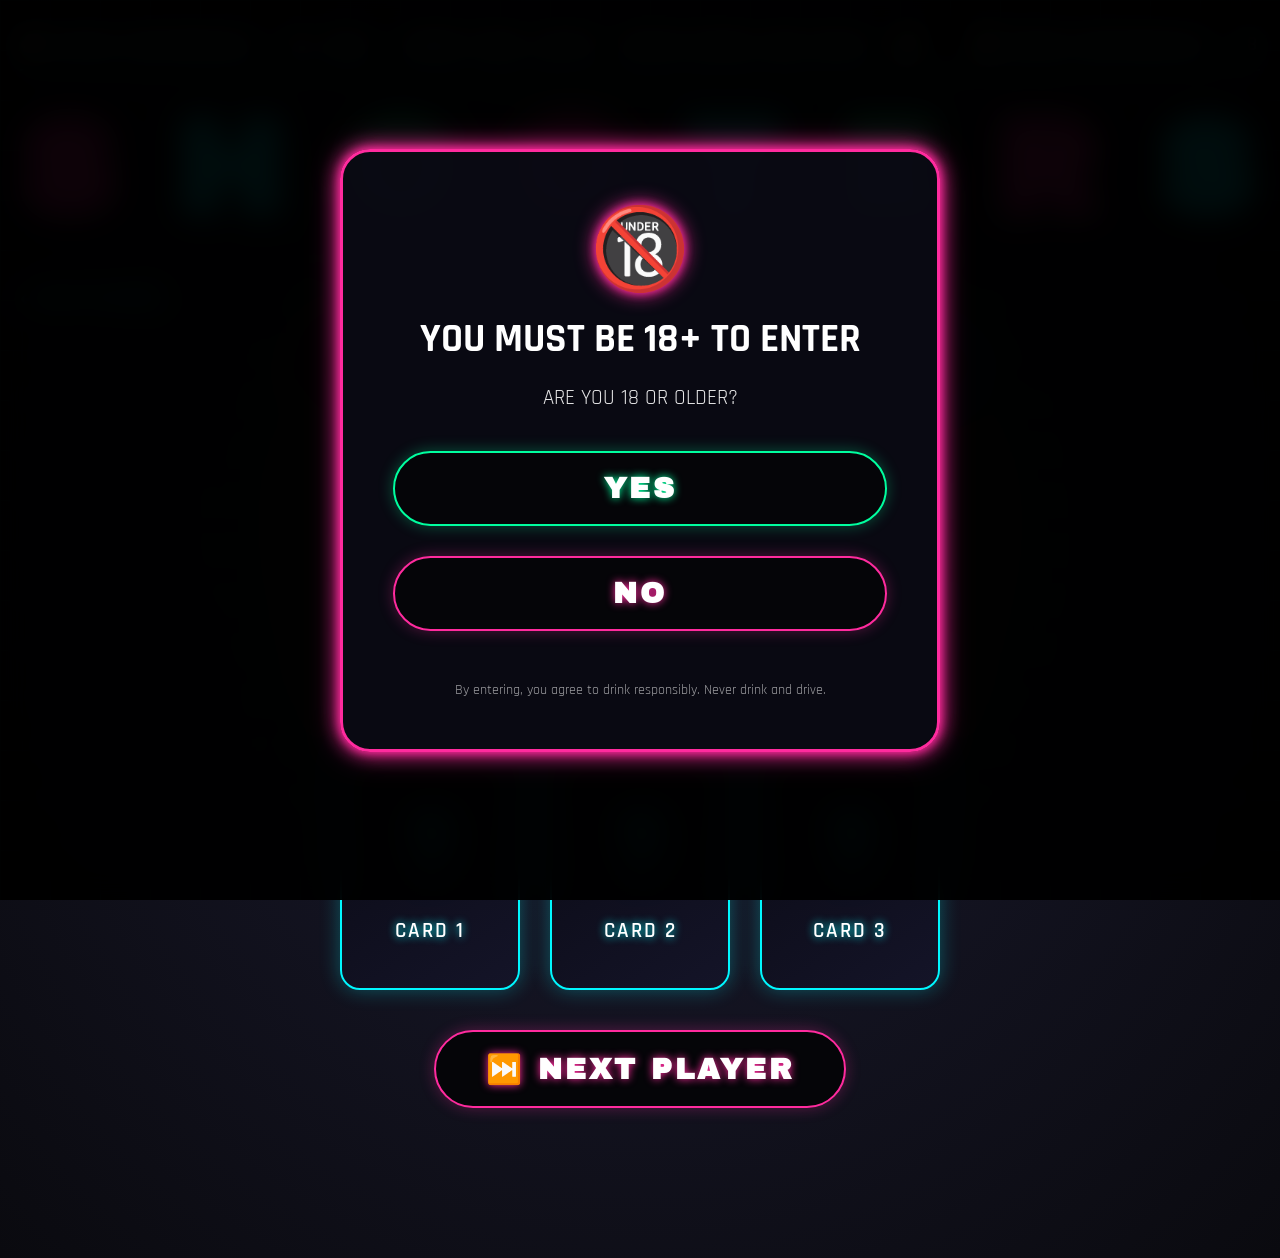
<file: games/shooters/shooters.html>
<!doctype html>
<html lang="en">
  <head>
    <meta charset="UTF-8" />
    <meta
      name="viewport"
      content="width=device-width, initial-scale=1.0, maximum-scale=1.0, user-scalable=yes"
    />
    <title>SHOOTERS · NEON RAVE Drinking Game</title>
    <link rel="stylesheet" href="styles.css" />
    <!-- Google Fonts: Futuristic, bold, club-vibe -->
    <link
      href="https://fonts.googleapis.com/css2?family=Archivo+Black&family=Rajdhani:wght@600;700&family=Space+Grotesk:wght@500;600;700&family=Bebas+Neue&display=swap"
      rel="stylesheet"
    />
    <!-- Google tag (gtag.js) -->
    <script
      async
      src="https://www.googletagmanager.com/gtag/js?id=G-31WJRYHQBF"
    ></script>
    <script>
      window.dataLayer = window.dataLayer || [];
      function gtag() {
        dataLayer.push(arguments);
      }
      gtag("js", new Date());
      gtag("config", "G-31WJRYHQBF");
    </script>
    <link rel="manifest" href="/manifest.json" />
  </head>
  <body>
    <!-- ===== AGE VERIFICATION GATE - YES/NO ===== -->
    <div id="ageGate" class="age-modal">
      <div class="age-modal-content">
        <h1 class="neon-text-pink" style="font-size: 5rem; margin-bottom: 10px">
          🔞
        </h1>
        <h2 style="font-size: 2.5rem; margin-bottom: 20px">
          YOU MUST BE 18+ TO ENTER
        </h2>
        <p
          style="
            font-size: 1.3rem;
            margin-bottom: 40px;
            color: rgba(255, 255, 255, 0.9);
          "
        >
          ARE YOU 18 OR OLDER?
        </p>

        <div
          style="
            display: flex;
            flex-direction: column;
            gap: 30px;
            justify-content: center;
          "
        >
          <button onclick="verifyAge(true)" class="neon-btn green">YES</button>
          <button onclick="verifyAge(false)" class="neon-btn pink">NO</button>
        </div>

        <p
          style="
            margin-top: 50px;
            font-size: 0.9rem;
            color: rgba(255, 255, 255, 0.6);
          "
        >
          By entering, you agree to drink responsibly. Never drink and drive.
        </p>
      </div>
    </div>

    <!-- ===== SCROLLING RESPONSIBILITY BANNER - TOP ===== -->
    <div class="marquee-container top-banner">
      <div class="marquee-content">
        <span
          >🍻 DRINK RESPONSIBLY · 18+ ONLY · KNOW YOUR LIMITS · NEVER DRINK AND
          DRIVE · 🍻</span
        >
        <span
          >🍻 DRINK RESPONSIBLY · 18+ ONLY · KNOW YOUR LIMITS · NEVER DRINK AND
          DRIVE · 🍻</span
        >
      </div>
    </div>

    <!-- ===== MEGA HEADER - SHOOTERS ===== -->
    <header class="game-header">
      <h1 class="mega-neon">
        <span class="neon-pink">S</span>
        <span class="neon-blue">H</span>
        <span class="neon-green">O</span>
        <span class="neon-pink">O</span>
        <span class="neon-blue">T</span>
        <span class="neon-green">E</span>
        <span class="neon-pink">R</span>
        <span class="neon-blue">S</span>
      </h1>
      <div class="header-sub">
        <span class="neon-text-blue">THE ULTIMATE NEON DRINKING GAME</span>
      </div>
    </header>

    <div class="neon-grid"></div>
    <!-- NAVIGATION BACK TO HOME -->
    <div style="margin: 1rem 0">
      <a
        href="/index.html"
        style="
          color: var(--neon-blue, #0cac9d);
          text-decoration: none;
          font-size: 1.2rem;
          font-weight: 700;
        "
        >← BACK TO GAMES</a
      >
    </div>

    <div class="player-controls">
      <button id="addBtn" class="neon-btn pink">➕ ADD PLAYER</button>
      <button id="resetBtn" class="neon-btn blue">🔄 RESET GAME</button>
    </div>

    <div id="gameContainer">
      <div class="player-badge">
        <span id="player" class="neon-text-pink">ADD PLAYERS</span>
      </div>

      <div class="action-badge">
        <span id="action" class="neon-text-blue">Choose a card!</span>
      </div>

      <div id="result" class="result-container">
        <!-- Result appears here with neon glow -->
      </div>

      <!-- Camera UI Modal (hidden by default) -->
      <div
        id="cameraUI"
        style="
          display: none;
          position: fixed;
          top: 0;
          left: 0;
          width: 100%;
          height: 100%;
          background: rgba(0, 0, 0, 0.95);
          z-index: 9999;
          align-items: center;
          justify-content: center;
          backdrop-filter: blur(10px);
        "
      >
        <div
          style="
            background: #0a0a14;
            border: 3px solid var(--neon-pink);
            border-radius: 30px;
            padding: 30px;
            max-width: 500px;
            width: 90%;
            text-align: center;
            box-shadow: 0 0 50px rgba(217, 21, 130, 0.5);
            position: relative;
          "
        >
          <button
            onclick="closeCameraUI()"
            style="
              position: absolute;
              top: 15px;
              right: 15px;
              background: none;
              border: none;
              color: white;
              font-size: 2rem;
              cursor: pointer;
              z-index: 10;
            "
          >
            ✕
          </button>

          <h2
            class="neon-text-pink"
            style="font-size: 2.2rem; margin-bottom: 10px"
          >
            📸 15TH CARD MOMENT
          </h2>
          <p style="font-size: 1.3rem; margin-bottom: 30px; color: white">
            Everyone shout SHOTS O'CLOCK!
          </p>

          <!-- Countdown Display -->
          <div
            id="countdownDisplay"
            style="
              font-size: 6rem;
              font-weight: 900;
              color: var(--neon-pink);
              text-shadow: 0 0 30px var(--neon-pink);
              margin: 20px 0;
            "
          >
            5
          </div>

          <!-- Start Button -->
          <button
            id="startRecordingBtn"
            class="neon-btn pink"
            style="padding: 15px 40px; font-size: 1.5rem; margin: 20px 0"
          >
            🎬 START RECORDING
          </button>

          <!-- Live Camera Preview (hidden initially) -->
          <video
            id="liveCamera"
            autoplay
            playsinline
            style="
              width: 100%;
              max-width: 400px;
              border-radius: 20px;
              border: 3px solid var(--neon-blue);
              margin: 20px 0;
              display: none;
            "
          ></video>

          <!-- Video Preview Area (hidden initially) -->
          <div id="videoPreviewArea" style="display: none; margin: 20px 0">
            <video
              id="recordedVideo"
              controls
              style="
                width: 100%;
                max-width: 400px;
                border-radius: 20px;
                border: 3px solid var(--neon-pink);
                margin-bottom: 20px;
              "
            ></video>

            <div
              style="
                display: flex;
                gap: 15px;
                justify-content: center;
                flex-wrap: wrap;
                margin-top: 20px;
              "
            >
              <!-- WhatsApp Button -->
              <button
                onclick="shareVideo('whatsapp')"
                style="
                  background: #25d366;
                  border: none;
                  border-radius: 50px;
                  padding: 12px 25px;
                  display: flex;
                  align-items: center;
                  gap: 10px;
                  cursor: pointer;
                  transition: all 0.3s ease;
                  box-shadow: 0 0 15px rgba(37, 211, 102, 0.5);
                "
                onmouseover="this.style.transform = 'scale(1.05)'"
                onmouseout="this.style.transform = 'scale(1)'"
              >
                <svg width="24" height="24" viewBox="0 0 24 24" fill="white">
                  <path
                    d="M19.077 4.928C17.191 3.041 14.683 2 12.006 2 6.798 2 2.548 6.193 2.54 11.393c-.003 1.747.456 3.467 1.33 5.01L2.482 21.5l5.223-1.368c1.533.823 3.238 1.259 4.976 1.262h.004c5.19 0 9.457-4.194 9.465-9.395.004-2.512-.972-4.876-2.859-6.763l-.214-.208zM12.024 19.94h-.003c-1.597-.003-3.161-.432-4.528-1.24l-.325-.194-3.099.812.83-3.014-.213-.337c-.792-1.26-1.211-2.713-1.208-4.196.008-4.343 3.542-7.873 7.897-7.873 2.107 0 4.091.822 5.583 2.316 1.492 1.493 2.314 3.474 2.31 5.581-.007 4.344-3.54 7.873-7.882 7.873l.003.002zm4.328-5.854c-.237-.12-1.403-.693-1.621-.772-.218-.08-.376-.12-.535.12-.158.24-.614.772-.753.93-.139.16-.278.18-.515.06-.954-.48-1.68-1.066-2.335-1.739-.401-.412-.72-.855-.948-1.325-.1-.206-.011-.318.075-.42.078-.09.173-.2.252-.3.126-.148.168-.247.252-.413.084-.165.042-.31-.021-.434-.063-.124-.536-1.29-.735-1.767-.194-.464-.39-.401-.536-.408-.138-.006-.297-.008-.455-.008-.237 0-.535.077-.815.386-.28.31-1.068 1.045-1.068 2.55 0 1.504 1.096 2.958 1.249 3.162.153.205 2.127 3.313 5.255 4.516 2.561.987 3.128.817 3.693.766.53-.048 1.713-.7 1.955-1.377.241-.676.241-1.256.169-1.377-.072-.12-.266-.193-.503-.313l.003-.003z"
                  />
                </svg>
                <span
                  style="
                    color: white;
                    font-weight: 700;
                    font-family: &quot;Archivo Black&quot;, sans-serif;
                  "
                  >WhatsApp</span
                >
              </button>

              <!-- TikTok Button -->
              <button
                onclick="shareVideo('tiktok')"
                style="
                  background: #000000;
                  border: none;
                  border-radius: 50px;
                  padding: 12px 25px;
                  display: flex;
                  align-items: center;
                  gap: 10px;
                  cursor: pointer;
                  transition: all 0.3s ease;
                  box-shadow: 0 0 15px rgba(0, 0, 0, 0.5);
                  position: relative;
                  overflow: hidden;
                "
                onmouseover="this.style.transform = 'scale(1.05)'"
                onmouseout="this.style.transform = 'scale(1)'"
              >
                <!-- TikTok logo gradient effect -->
                <div
                  style="
                    position: absolute;
                    top: 0;
                    left: 0;
                    width: 100%;
                    height: 100%;
                    background: linear-gradient(45deg, #25f4ee, #fe2c55);
                    opacity: 0.2;
                  "
                ></div>
                <svg
                  width="24"
                  height="24"
                  viewBox="0 0 24 24"
                  fill="white"
                  style="position: relative; z-index: 1"
                >
                  <path
                    d="M19.59 6.69a4.83 4.83 0 0 1-3.77-4.25V2h-3.45v13.67a2.89 2.89 0 0 1-5.2 1.74 2.89 2.89 0 0 1 2.31-4.64 2.93 2.93 0 0 1 .88.13V9.4a6.84 6.84 0 0 0-1-.05A6.33 6.33 0 0 0 5 20.1a6.34 6.34 0 0 0 10.86-4.43v-7a8.16 8.16 0 0 0 4.77 1.52v-3.4a4.85 4.85 0 0 1-1.04-.1z"
                  />
                </svg>
                <span
                  style="
                    color: white;
                    font-weight: 700;
                    font-family: &quot;Archivo Black&quot;, sans-serif;
                    position: relative;
                    z-index: 1;
                  "
                  >TikTok</span
                >
              </button>

              <!-- Download Button -->
              <button
                onclick="downloadVideo()"
                style="
                  background: linear-gradient(145deg, #d91582, #0cac9d);
                  border: none;
                  border-radius: 50px;
                  padding: 12px 25px;
                  display: flex;
                  align-items: center;
                  gap: 10px;
                  cursor: pointer;
                  transition: all 0.3s ease;
                  box-shadow: 0 0 15px rgba(217, 21, 130, 0.5);
                "
                onmouseover="this.style.transform = 'scale(1.05)'"
                onmouseout="this.style.transform = 'scale(1)'"
              >
                <svg width="24" height="24" viewBox="0 0 24 24" fill="white">
                  <path d="M19 9h-4V3H9v6H5l7 7 7-7zM5 18v2h14v-2H5z" />
                </svg>
                <span
                  style="
                    color: white;
                    font-weight: 700;
                    font-family: &quot;Archivo Black&quot;, sans-serif;
                  "
                  >Save Video</span
                >
              </button>

              <!-- Close Button (keep your existing one) -->
              <button
                onclick="closeCameraUI()"
                class="neon-btn"
                style="padding: 12px 25px"
              >
                ✖️ Close
              </button>
            </div>
          </div>
        </div>
      </div>

      <div id="cardsContainer">
        <!-- Cards generated by JS -->
      </div>

      <div id="btnContainer" class="control-buttons">
        <button id="nextBtn" class="neon-btn pink">⏭️ NEXT PLAYER</button>
      </div>
    </div>

    <div class="vignette"></div>
    <script src="shooters.js"></script>
    <script>
      if ("serviceWorker" in navigator) {
        window.addEventListener("load", () => {
          navigator.serviceWorker
            .register("/sw.js")
            .then((registration) => {
              console.log("ServiceWorker registered: ", registration);
            })
            .catch((error) => {
              console.log("ServiceWorker registration failed: ", error);
            });
        });
      }

      // Connect the start recording button
      document
        .getElementById("startRecordingBtn")
        .addEventListener("click", async function () {
          // Hide start button
          this.style.display = "none";

          // Request camera
          const cameraGranted = await requestCamera();
          if (!cameraGranted) {
            closeCameraUI();
            return;
          }

          // Start countdown
          startCountdown();
        });
    </script>
  </body>
</html>
</file>
<file: styles.css>
/* ---------- GLOBAL RESET & TOKENS ---------- */
* {
  margin: 0;
  padding: 0;
  box-sizing: border-box;
}

body {
  background-color: #000;
  color: #fff;
  font-family: "Space Grotesk", "Inter", sans-serif;
  font-weight: 600;
  line-height: 1.1;
  text-transform: uppercase;
}

h1,
h2,
h3,
.giant-text {
  font-family: "Inter", sans-serif;
  font-weight: 900;
  letter-spacing: -0.02em;
  text-transform: uppercase;
}

.container {
  max-width: 1440px;
  margin: 0 auto;
  padding: 1.5rem 2rem;
}

/* ---------- COLOR ACCENTS ---------- */
.accent-pink {
  color: #d91582;
}

.accent-teal {
  color: #0cac9d;
}

.bg-pink {
  background-color: #d91582;
  color: #000;
}

.bg-teal {
  background-color: #0cac9d;
  color: #000;
}

.highlight-teal {
  background: #0cac9d;
  color: #000;
  padding: 0 0.4rem;
}

/* ---------- MARQUEE / TICKER ---------- */
.marquee {
  background: #d91582;
  color: #000;
  padding: 0.6rem 0;
  overflow: hidden;
  white-space: nowrap;
  font-weight: 800;
  font-size: 1.4rem;
  border-top: 2px solid #fff;
  border-bottom: 2px solid #fff;
}

.marquee span {
  display: inline-block;
  padding-left: 0;
  animation: scroll 20s linear infinite;
}

.marquee-teal {
  background: #0cac9d;
  color: #000;
  margin: 2rem 0;
}

.marquee-white {
  background: #fff;
  color: #000;
  margin: 3rem 0 1rem;
}

.marquee-bottom {
  background: #000;
  color: #fff;
  border-color: #d91582;
  border-width: 2px 0;
}

.marquee-bottom span {
  color: #fff;
}

@keyframes scroll {
  0% {
    transform: translateX(0);
  }
  100% {
    transform: translateX(-50%);
  }
}

/* ---------- HERO SECTION ---------- */
.drag-area {
  margin: 1.5rem 0 2rem 0;
  border-bottom: 4px solid #fff;
  padding-bottom: 1rem;
}

.drag-text {
  font-family: "Righteous", "Inter", sans-serif;
  font-size: clamp(6rem, 25vw, 14rem);
  font-weight: 900;
  line-height: 0.85;
  color: #fff;
  margin-bottom: 0.5rem;
  word-break: break-word;
}

.sub-drag {
  font-size: 1.8rem;
  font-weight: 700;
  display: flex;
  justify-content: space-between;
  align-items: center;
  flex-wrap: wrap;
}

.age-badge {
  background: #d91582;
  padding: 0.5rem 1.2rem;
  color: #000;
}

/* ---------- TAGLINE SECTION ---------- */
.tagline-wrapper {
  display: flex;
  justify-content: space-between;
  align-items: flex-end;
  border-bottom: 2px solid #fff;
  padding-bottom: 1.5rem;
  margin-bottom: 1.5rem;
  flex-wrap: wrap;
}

.tagline {
  font-size: 2.8rem;
  max-width: 70%;
  font-weight: 800;
}

.party-arrow {
  font-size: 1.8rem;
  font-weight: 700;
}

.intro-text {
  font-size: 1.6rem;
  font-weight: 500;
  text-transform: none;
  margin-bottom: 3rem;
  max-width: 80%;
  line-height: 1.3;
}

/* ---------- BADGES ---------- */
.badge-container {
  display: flex;
  gap: 1rem;
  margin-bottom: 3rem;
  flex-wrap: wrap;
}

.badge {
  display: inline-block;
  background: #fff;
  color: #000;
  padding: 0.2rem 1rem;
  border-radius: 40px;
  font-weight: 700;
  font-size: 0.9rem;
  margin-right: 0.5rem;
  margin-bottom: 0.5rem;
}

.badge-pink {
  background: #d91582;
  color: #000;
}

.badge-teal {
  background: #0cac9d;
  color: #000;
}

/* ---------- GRID & CARDS ---------- */
.grid-2 {
  display: grid;
  grid-template-columns: 1fr 1fr;
  gap: 1.8rem;
  margin: 3rem 0;
}

.card {
  border: 3px solid #fff;
  padding: 1.8rem 1.5rem;
  background: #000;
  display: flex;
  flex-direction: column;
  height: 100%;
}

.card-link {
  text-decoration: none;
  color: inherit;
  display: block;
  transition: transform 0.2s ease;
}

.card-link:hover {
  transform: translateY(-5px);
}

.shooters-card {
  border-color: #0cac9d;
  background: linear-gradient(145deg, #0a0a0a, #000);
}

.card-title {
  font-size: 3rem;
  line-height: 0.9;
  margin-bottom: 1rem;
}

.card-meta {
  font-size: 1rem;
  opacity: 0.8;
  text-transform: uppercase;
  letter-spacing: 2px;
  margin-bottom: 1rem;
}

.card-description {
  font-size: 1.2rem;
  text-transform: none;
  margin-top: 1rem;
  margin-bottom: 1.5rem;
  flex-grow: 1;
}

.card-footer {
  display: flex;
  justify-content: space-between;
  align-items: center;
  margin-top: 1rem;
}

.view-link {
  font-weight: 800;
  font-size: 1.5rem;
  color: #d91582;
}

.play-now {
  font-weight: 800;
  font-size: 1.5rem;
  color: #0cac9d;
}

.house-badge {
  background: #d91582;
  color: #000;
  padding: 0.4rem 1rem;
  font-weight: 800;
}

.small-head {
  font-size: 1.2rem;
  color: #d91582;
  letter-spacing: 2px;
  margin-bottom: 0.5rem;
  display: block;
}

/* ---------- FOOTER ---------- */
.footer {
  display: flex;
  justify-content: space-between;
  padding: 2rem 0;
  border-top: 2px solid #fff;
  margin-top: 1rem;
  flex-wrap: wrap;
}

.footer-logo {
  font-weight: 800;
  font-size: 1.8rem;
}

.footer-responsibility {
  font-weight: 500;
  background: #d91582;
  color: #000;
  padding: 0.3rem 1rem;
}

.footer-copyright {
  font-weight: 500;
}

/* ---------- RESPONSIVE ---------- */
@media (max-width: 900px) {
  .grid-2 {
    grid-template-columns: 1fr;
  }

  .container {
    padding: 1rem;
  }

  .drag-text {
    font-size: clamp(4rem, 15vw, 8rem);
  }

  .tagline {
    font-size: 2rem;
    max-width: 100%;
  }

  .intro-text {
    font-size: 1.3rem;
    max-width: 100%;
  }

  .card-title {
    font-size: 2.5rem;
  }
}

@media (max-width: 480px) {
  .sub-drag {
    flex-direction: column;
    align-items: flex-start;
    gap: 1rem;
  }

  .card-footer {
    flex-direction: column;
    align-items: flex-start;
    gap: 1rem;
  }

  .footer {
    flex-direction: column;
    gap: 1rem;
    align-items: center;
    text-align: center;
  }
}
</file>
<file: games/shooters/styles.css>
/* ===== NEON RAVE - SHOOTERS EDITION ===== */
:root {
  --neon-pink: #ff2b9e;
  --neon-blue: #00f7ff;
  --neon-green: #00ff9f;
  --neon-purple: #b300ff;
  --dark-bg: #0a0a0f;
  --darker-bg: #050508;
  --glass-bg: rgba(10, 10, 20, 0.7);
  --glow-pink:
    0 0 10px #ff2b9e, 0 0 20px #ff2b9e, 0 0 30px rgba(255, 43, 158, 0.5);
  --glow-blue:
    0 0 10px #00f7ff, 0 0 20px #00f7ff, 0 0 30px rgba(0, 247, 255, 0.5);
  --glow-green:
    0 0 10px #00ff9f, 0 0 20px #00ff9f, 0 0 30px rgba(0, 255, 159, 0.5);
}

* {
  margin: 0;
  padding: 0;
  box-sizing: border-box;
}

body {
  font-family: "Rajdhani", "Space Grotesk", sans-serif;
  background: radial-gradient(circle at 50% 50%, #1a1a2e, #0a0a0f);
  color: #fff;
  min-height: 100vh;
  margin: 0;
  padding: 20px;
  position: relative;
  overflow-x: hidden;
  padding-bottom: 150px; /* Space for fixed footer */
}

/* ===== AGE VERIFICATION MODAL ===== */
.age-modal {
  position: fixed;
  top: 0;
  left: 0;
  width: 100%;
  height: 100%;
  background: rgba(0, 0, 0, 0.95);
  backdrop-filter: blur(15px);
  z-index: 9999;
  display: flex;
  justify-content: center;
  align-items: center;
  transition: opacity 0.5s ease;
}

.age-modal-content {
  text-align: center;
  padding: 50px;
  border: 3px solid var(--neon-pink);
  border-radius: 30px;
  background: rgba(10, 10, 20, 0.9);
  box-shadow: var(--glow-pink);
  max-width: 600px;
  width: 90%;
}

.date-input {
  background: black;
  border: 2px solid var(--neon-blue);
  color: white;
  padding: 15px;
  font-size: 1.2rem;
  border-radius: 10px;
  font-family: "Rajdhani", sans-serif;
}

.date-input:focus {
  outline: none;
  box-shadow: var(--glow-blue);
}

/* ===== MEGA HEADER - SHOOTERS ===== */
.game-header {
  text-align: center;
  margin: 30px 0 20px 0;
  position: relative;
  z-index: 10;
}

.mega-neon {
  font-family: "Archivo Black", "Bebas Neue", sans-serif;
  font-size: clamp(4rem, 15vw, 8rem);
  font-weight: 900;
  letter-spacing: 10px;
  margin-bottom: 10px;
  text-transform: uppercase;
  animation: flicker 0.001s infinite;
}

.neon-pink {
  color: var(--neon-pink);
  text-shadow:
    0 0 5px var(--neon-pink),
    0 0 5px var(--neon-pink),
    0 0 5px var(--neon-pink);
}

.neon-blue {
  color: var(--neon-blue);
  text-shadow:
    0 0 5px var(--neon-blue),
    0 0 5px var(--neon-blue),
    0 0 5px var(--neon-blue);
}

.neon-green {
  color: var(--neon-green);
  text-shadow:
    0 0 5px var(--neon-green),
    0 0 5px var(--neon-green),
    0 0 5px var(--neon-green);
}

.header-sub {
  font-size: 1.5rem;
  letter-spacing: 5px;
  margin-top: -15px;
}

/* ===== PARTY BANNER ===== */
.party-banner {
  background: linear-gradient(
    90deg,
    var(--neon-pink),
    var(--neon-blue),
    var(--neon-green)
  );
  padding: 15px;
  margin: 20px 0 30px 0;
  border-radius: 50px;
  text-align: center;
  animation: gradientShift 5s infinite;
}

.banner-content {
  background: rgba(0, 0, 0, 0.8);
  padding: 12px;
  border-radius: 50px;
  font-size: 1.3rem;
  font-weight: 700;
  letter-spacing: 3px;
}

@keyframes gradientShift {
  0% {
    filter: hue-rotate(0deg);
  }
  50% {
    filter: hue-rotate(30deg);
  }
  100% {
    filter: hue-rotate(0deg);
  }
}

/* ===== MARQUEE BANNERS ===== */
.marquee-container {
  width: 100%;
  overflow: hidden;
  background: rgba(0, 0, 0, 0.8);
  border-top: 2px solid var(--neon-pink);
  border-bottom: 2px solid var(--neon-blue);
  padding: 12px 0;
  margin: 10px 0;
}

.top-banner {
  margin-top: 0;
  border-top: none;
}

.bottom-banner {
  margin-top: 30px;
}

.marquee-content {
  display: flex;
  white-space: nowrap;
  animation: scroll 30s linear infinite;
}

.marquee-content span {
  font-size: 1.2rem;
  font-weight: 600;
  color: white;
  text-shadow: 0 0 5px var(--neon-blue);
  padding-right: 50px;
  letter-spacing: 3px;
}

@keyframes scroll {
  0% {
    transform: translateX(0);
  }
  100% {
    transform: translateX(-50%);
  }
}

/* ===== RESPONSIBILITY FOOTER (FIXED) ===== */
.responsibility-footer {
  position: fixed;
  bottom: 0;
  left: 0;
  width: 100%;
  background: rgba(0, 0, 0, 0.95);
  backdrop-filter: blur(10px);
  border-top: 3px solid var(--neon-pink);
  padding: 15px 20px;
  text-align: center;
  z-index: 1000;
  box-shadow: 0 -5px 30px rgba(255, 43, 158, 0.3);
}

.footer-content {
  display: flex;
  justify-content: center;
  align-items: center;
  gap: 20px;
  font-size: 1.1rem;
  font-weight: 700;
  margin-bottom: 5px;
}

.warning-icon {
  color: #ffd700;
  font-size: 1.5rem;
  text-shadow: 0 0 10px #ffd700;
}

.warning-text {
  color: white;
  letter-spacing: 2px;
  text-shadow: 0 0 5px var(--neon-pink);
}

.footer-sub {
  font-size: 0.9rem;
  color: rgba(255, 255, 255, 0.7);
  letter-spacing: 1px;
}

/* ===== NEON GRID BACKGROUND ===== */
.neon-grid {
  position: fixed;
  top: 0;
  left: 0;
  width: 100%;
  height: 100%;
  background-image:
    linear-gradient(var(--neon-blue) 1px, transparent 1px),
    linear-gradient(90deg, var(--neon-blue) 1px, transparent 1px);
  background-size: 50px 50px;
  opacity: 0.15;
  z-index: -1;
  animation: gridPulse 4s ease-in-out infinite;
}

@keyframes gridPulse {
  0%,
  100% {
    opacity: 0.15;
  }
  50% {
    opacity: 0.25;
  }
}

.vignette {
  position: fixed;
  top: 0;
  left: 0;
  width: 100%;
  height: 100%;
  background: radial-gradient(
    circle at 50% 50%,
    transparent 50%,
    rgba(0, 0, 0, 0.7) 150%
  );
  pointer-events: none;
  z-index: -1;
}

/* ===== PLAYER CONTROLS ===== */
.player-controls {
  display: flex;
  justify-content: center;
  gap: 20px;
  margin-bottom: 30px;
  flex-wrap: wrap;
}

/* ===== NEON BUTTONS ===== */
.neon-btn {
  padding: 16px 32px;
  border: none;
  border-radius: 50px;
  font-family: "Archivo Black", sans-serif;
  font-size: 1.1rem;
  letter-spacing: 3px;
  text-transform: uppercase;
  font-weight: 700;
  cursor: pointer;
  transition: all 0.3s ease;
  position: relative;
  overflow: hidden;
  background: var(--darker-bg);
  color: white;
  border: 2px solid;
  box-shadow: 0 0 15px rgba(0, 0, 0, 0.5);
}

.neon-btn.pink {
  border-color: var(--neon-pink);
  box-shadow: 0 0 15px rgba(255, 43, 158, 0.3);
  text-shadow: 0 0 8px var(--neon-pink);
  padding: 20px 50px;
  font-size: 1.8rem;
}

.neon-btn.blue {
  border-color: var(--neon-blue);
  box-shadow: 0 0 15px rgba(0, 247, 255, 0.3);
  text-shadow: 0 0 8px var(--neon-blue);
}

.neon-btn.green {
  border-color: var(--neon-green);
  box-shadow: 0 0 15px rgba(0, 255, 159, 0.3);
  text-shadow: 0 0 8px var(--neon-green);
  padding: 20px 50px;
  font-size: 1.8rem;
}

.neon-btn:hover {
  transform: scale(1.05);
  background: rgba(255, 255, 255, 0.05);
}

.neon-btn.pink:hover {
  box-shadow: var(--glow-pink);
  border-color: var(--neon-pink);
}

/* ===== PLAYER BADGE ===== */
.player-badge {
  text-align: center;
  margin: 20px 0;
  padding: 15px;
  background: var(--glass-bg);
  backdrop-filter: blur(10px);
  border-radius: 20px;
  border: 1px solid rgba(255, 43, 158, 0.3);
  box-shadow: 0 0 30px rgba(255, 43, 158, 0.2);
  max-width: 400px;
  margin-left: auto;
  margin-right: auto;
}

#player {
  font-size: 2.5em;
  font-weight: 700;
  font-family: "Archivo Black", sans-serif;
  letter-spacing: 4px;
}

.neon-text-pink {
  color: var(--neon-pink);
  text-shadow:
    0 0 10px var(--neon-pink),
    0 0 20px var(--neon-pink);
  animation: flicker 3s infinite;
}

.neon-text-blue {
  color: var(--neon-blue);
  text-shadow:
    0 0 10px var(--neon-blue),
    0 0 20px var(--neon-blue);
}

.neon-text-green {
  color: var(--neon-green);
  text-shadow:
    0 0 10px var(--neon-green),
    0 0 20px var(--neon-green);
}

/* ===== ACTION BADGE ===== */
.action-badge {
  text-align: center;
  margin: 15px 0;
  padding: 10px;
}

#action {
  font-size: 2em;
  font-weight: 600;
  font-family: "Space Grotesk", sans-serif;
  letter-spacing: 2px;
}

/* ===== RESULT CONTAINER ===== */
.result-container {
  min-height: 100px;
  display: flex;
  justify-content: center;
  align-items: center;
  margin: 20px auto;
  max-width: 600px;
}

.result-text {
  font-size: 2em;
  color: white;
  text-align: center;
  padding: 25px;
  background: rgba(0, 0, 0, 0.6);
  backdrop-filter: blur(10px);
  border-radius: 20px;
  border: 2px solid var(--neon-green);
  box-shadow: 0 0 30px rgba(0, 255, 159, 0.3);
  font-weight: 700;
  letter-spacing: 2px;
  text-shadow: 0 0 8px var(--neon-green);
  width: 100%;
  animation: pulse 2s infinite;
}

/* ===== CARDS CONTAINER ===== */
#cardsContainer {
  display: flex;
  justify-content: center;
  gap: 30px;
  flex-wrap: wrap;
  margin: 40px 0;
  perspective: 1000px;
}

/* ===== NEON CARDS ===== */
.card {
  width: 180px;
  height: 240px;
  perspective: 2000px;
  cursor: pointer;
  transition: all 0.3s ease;
}

.card:hover {
  transform: translateY(-10px);
}

.card-inner {
  position: relative;
  width: 100%;
  height: 100%;
  text-align: center;
  transition: transform 0.8s cubic-bezier(0.175, 0.885, 0.32, 1.275);
  transform-style: preserve-3d;
}

.card.flipped .card-inner {
  transform: rotateY(180deg);
}

.card-front,
.card-back {
  position: absolute;
  width: 100%;
  height: 100%;
  backface-visibility: hidden;
  border-radius: 20px;
  display: flex;
  flex-direction: column;
  justify-content: center;
  align-items: center;
  padding: 20px;
  box-sizing: border-box;
  border: 2px solid;
}

/* Card Front - NEON BLUE */
.card-front {
  background: linear-gradient(145deg, #0a0a14, #141428);
  border-color: var(--neon-blue);
  box-shadow: 0 0 20px rgba(0, 247, 255, 0.3);
  color: white;
}

.card-front::before {
  content: "?";
  font-size: 5em;
  color: var(--neon-blue);
  text-shadow:
    0 0 20px var(--neon-blue),
    0 0 40px var(--neon-blue);
  margin-bottom: 20px;
}

.card-number {
  font-size: 1.3em;
  color: white;
  text-shadow: 0 0 8px var(--neon-blue);
  letter-spacing: 2px;
  font-weight: 600;
}

/* Card Back - NEON PINK/GREEN gradient */
.card-back {
  background: linear-gradient(145deg, #1a0a1a, #1a0a14);
  border-color: var(--neon-pink);
  box-shadow: 0 0 30px rgba(255, 43, 158, 0.4);
  transform: rotateY(180deg);
  color: white;
  font-size: 1.1em;
  font-weight: 600;
  overflow-y: auto;
  word-wrap: break-word;
  line-height: 1.4;
  text-shadow: 0 0 5px white;
  border: 2px solid;
  border-image: linear-gradient(45deg, var(--neon-pink), var(--neon-green)) 1;
  animation: borderGlow 2s infinite alternate;
}

/* ===== CONTROL BUTTONS ===== */
.control-buttons {
  display: flex;
  justify-content: center;
  gap: 30px;
  text-align: center;
  margin-top: 30px;
  flex-wrap: wrap;
}

/* ===== ANIMATIONS ===== */
@keyframes flicker {
  0%,
  100% {
    opacity: 1;
  }
  50% {
    opacity: 0.9;
  }
}

@keyframes pulse {
  0%,
  100% {
    transform: scale(1);
  }
  50% {
    transform: scale(1.02);
  }
}

@keyframes borderGlow {
  0% {
    border-color: var(--neon-pink);
    box-shadow: 0 0 20px var(--neon-pink);
  }
  100% {
    border-color: var(--neon-green);
    box-shadow: 0 0 20px var(--neon-green);
  }
}

/* ===== DISABLED STATE ===== */
.disabled {
  opacity: 0.5;
  cursor: not-allowed;
  pointer-events: none;
  filter: grayscale(1);
}

/* ===== MOBILE RESPONSIVE ===== */
@media (max-width: 768px) {
  #cardsContainer {
    gap: 15px;
  }

  .card {
    width: 140px;
    height: 190px;
  }

  #player {
    font-size: 2em;
  }

  #action,
  .result-text {
    font-size: 1.5em;
  }

  .neon-btn {
    padding: 12px 24px;
    font-size: 0.9rem;
  }

  .mega-neon {
    letter-spacing: 8px;
    font-size: 2.2rem;
  }

  .footer-content {
    flex-direction: column;
    gap: 5px;
    font-size: 0.8rem;
  }

  .footer-sub {
    font-size: 0.7rem;
    letter-spacing: 1px;
  }

  .header-sub {
    font-size: 1rem;
    letter-spacing: 2px;
  }

  .age-modal-content {
    width: 70%;
    height: fit-content;
  }

  /* .neon-btn.pink {
    border-color: var(--neon-pink);
    box-shadow: 0 0 15px rgba(255, 43, 158, 0.3);
    text-shadow: 0 0 8px var(--neon-pink);
    font-size: 200px;
  } */

  .neon-btn.green .neon-btn.pink {
    font-size: 30px;
    padding-left: 2px;
  }

  .marquee-container {
    width: 100%;
    height: 100%;
    overflow: hidden;
    background: rgba(0, 0, 0, 0.8);
    border-top: 2px solid var(--neon-pink);
    border-bottom: 2px solid var(--neon-blue);
    padding: 12px 0;
    margin: 10px 0;
  }
}

@media (max-width: 480px) {
  .card {
    width: 120px;
    height: 160px;
  }

  .card-front::before {
    font-size: 3.5em;
  }

  .mega-neon {
    font-size: 2.3rem;
    letter-spacing: 5px;
  }

  .header-sub {
    font-size: 1rem;
    letter-spacing: 3px;
  }
}

/* Camera UI enhancements */
#cameraUI {
  animation: fadeIn 0.3s ease;
}

@keyframes fadeIn {
  from {
    opacity: 0;
  }
  to {
    opacity: 1;
  }
}

#countdownDisplay {
  animation: pulse 1s infinite;
}

@keyframes pulse {
  0%,
  100% {
    transform: scale(1);
  }
  50% {
    transform: scale(1.1);
  }
}
</file>
